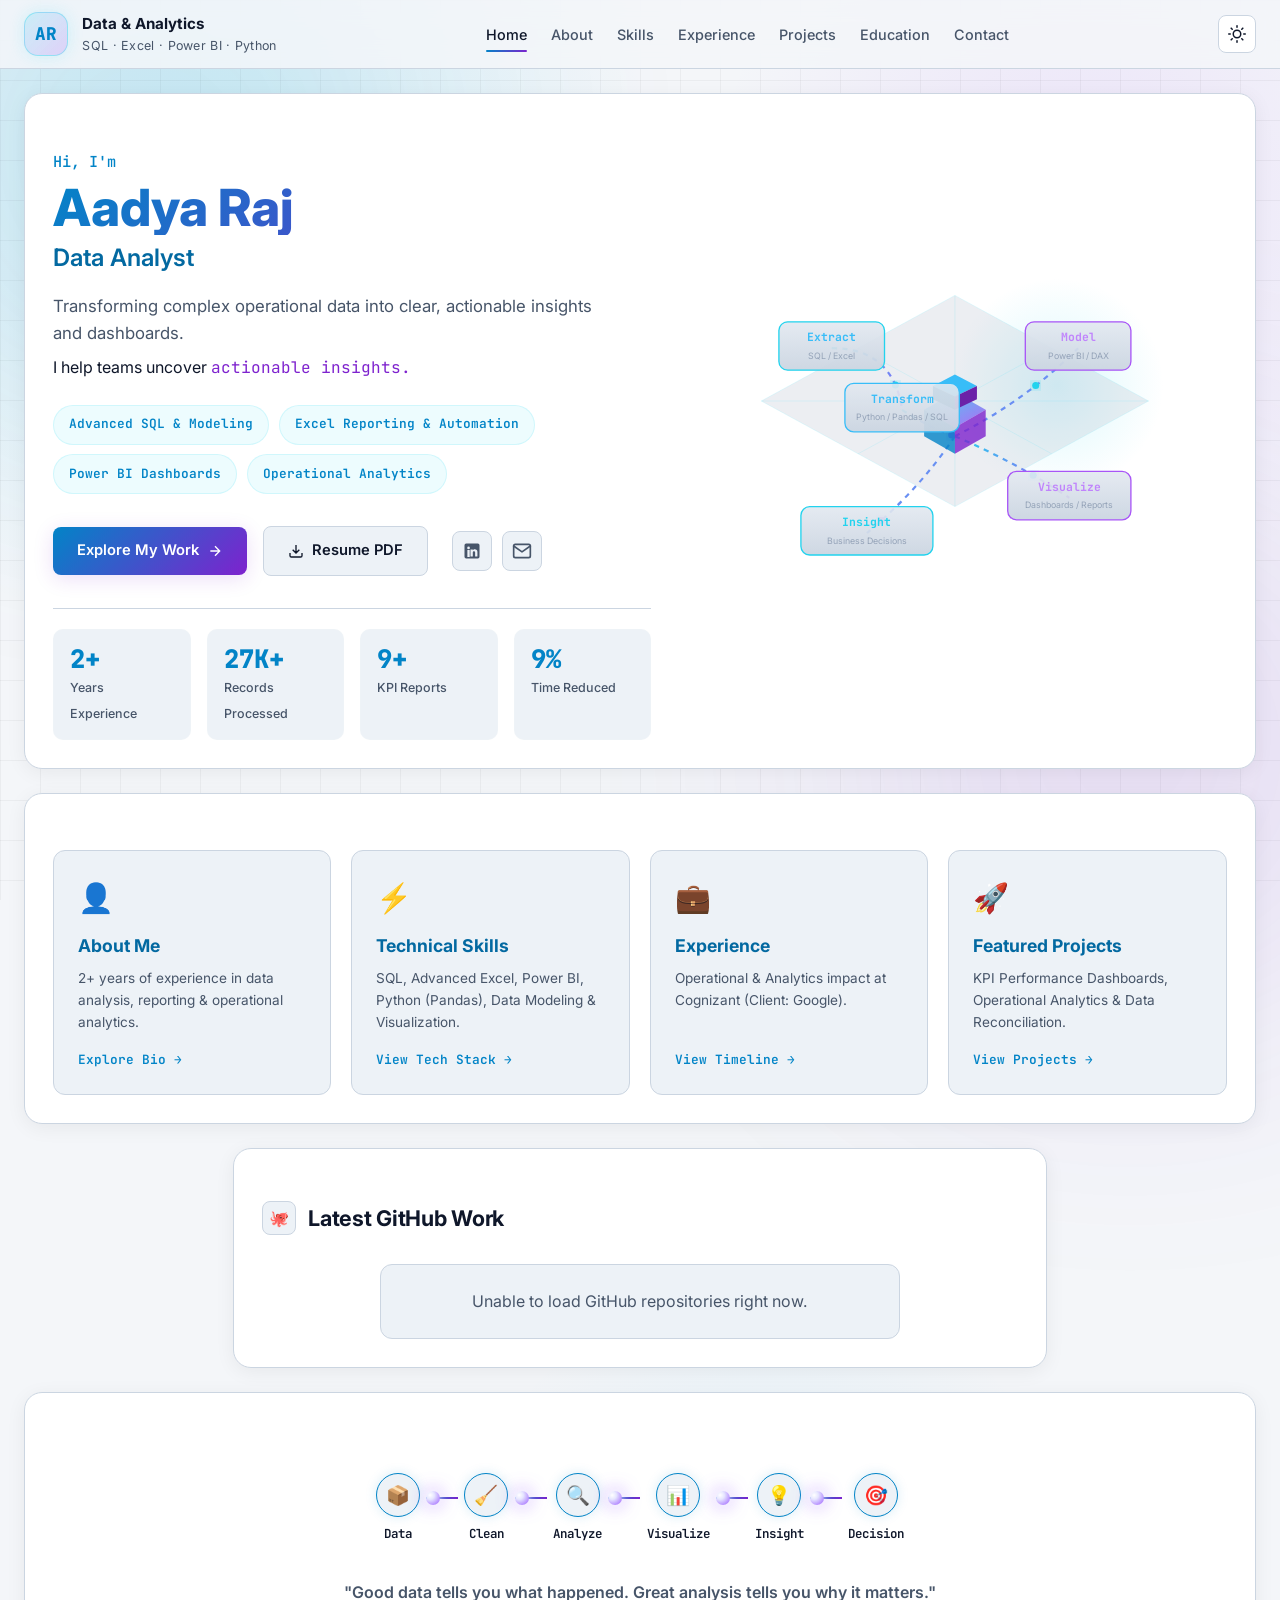
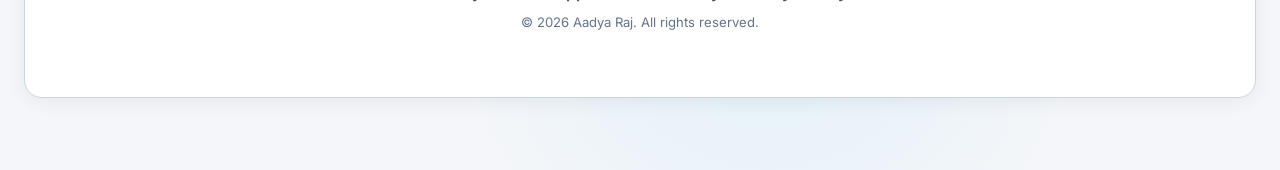
<file: index.html>
<!DOCTYPE html>
<html lang="en" data-theme="dark">
<head>
  <meta charset="UTF-8">
  <meta name="viewport" content="width=device-width, initial-scale=1.0">
  <title>Aadya Raj — Data Analyst Portfolio</title>
  <meta name="description" content="Portfolio of Aadya Raj, a Data Analyst specializing in SQL, Advanced Excel, Power BI, and Python (Pandas).">
  <meta name="keywords" content="Data Analyst, SQL, Excel, Power BI, Python, Pandas, Data Visualization, KPI Dashboards, Analytics">
  <meta name="author" content="Aadya Raj">
  
  <meta property="og:title" content="Aadya Raj — Data Analyst Portfolio">
  <meta property="og:description" content="2+ years of experience in data analysis, reporting, and deriving actionable insights.">
  <meta property="og:type" content="website">

  <link rel="preconnect" href="https://fonts.googleapis.com">
  <link rel="preconnect" href="https://fonts.gstatic.com" crossorigin>
  <link href="https://fonts.googleapis.com/css2?family=Inter:wght@300;400;500;600;700;800&family=JetBrains+Mono:wght@400;500;600;700&display=swap" rel="stylesheet">
  
  <link rel="stylesheet" href="assets/styles.css">
</head>
<body>

  <div class="bg-grid-pattern" aria-hidden="true"></div>
  <div class="bg-glow-orb orb-1" aria-hidden="true"></div>
  <div class="bg-glow-orb orb-2" aria-hidden="true"></div>

  <!-- TOP NAVIGATION BAR -->
  <header class="top-nav" id="top-nav">
    <div class="nav-container">
      <div class="nav-branding">
        <a href="index.html" class="nav-logo" aria-label="Aadya Raj Home">
          <span class="logo-box">AR</span>
        </a>
        <div class="nav-brand-copy">
          <span class="brand-title">Data & Analytics</span>
          <span class="brand-subtitle">SQL · Excel · Power BI · Python</span>
        </div>
      </div>

      <nav class="nav-links" id="nav-menu">
        <a href="index.html" class="nav-link active">Home</a>
        <a href="about.html" class="nav-link">About</a>
        <a href="skills.html" class="nav-link">Skills</a>
        <a href="experience.html" class="nav-link">Experience</a>
        <a href="projects.html" class="nav-link">Projects</a>
        <a href="education.html" class="nav-link">Education</a>
        <a href="contact.html" class="nav-link">Contact</a>
      </nav>

      <div class="nav-actions">
        <button id="theme-toggle" class="theme-toggle-btn" aria-label="Toggle Dark and Light Mode" title="Toggle Theme">
          <svg class="sun-icon" viewBox="0 0 24 24" fill="none" stroke="currentColor" stroke-width="2" stroke-linecap="round" stroke-linejoin="round">
            <circle cx="12" cy="12" r="5"></circle>
            <line x1="12" y1="1" x2="12" y2="3"></line>
            <line x1="12" y1="21" x2="12" y2="23"></line>
            <line x1="4.22" y1="4.22" x2="5.64" y2="5.64"></line>
            <line x1="18.36" y1="18.36" x2="19.78" y2="19.78"></line>
            <line x1="1" y1="12" x2="3" y2="12"></line>
            <line x1="21" y1="12" x2="23" y2="12"></line>
            <line x1="4.22" y1="19.78" x2="5.64" y2="18.36"></line>
            <line x1="18.36" y1="5.64" x2="19.78" y2="4.22"></line>
          </svg>
          <svg class="moon-icon" viewBox="0 0 24 24" fill="none" stroke="currentColor" stroke-width="2" stroke-linecap="round" stroke-linejoin="round">
            <path d="M21 12.79A9 9 0 1 1 11.21 3 7 7 0 0 0 21 12.79z"></path>
          </svg>
        </button>
        <button class="mobile-menu-toggle" id="mobile-menu-toggle" aria-label="Open Navigation Menu">
          <span></span>
          <span></span>
          <span></span>
        </button>
      </div>
    </div>
  </header>

  <!-- DASHBOARD MAIN CONTAINER -->
  <main class="dashboard-grid">

    <!-- 01 HERO / HOME -->
    <section class="panel-card hero-panel">
      <div class="hero-content-wrapper">
        
        <!-- Left Hero Details -->
        <div class="hero-left">
          <span class="greeting-tag">Hi, I'm</span>
          <h1 class="hero-name">Aadya Raj</h1>
          <h2 class="hero-role">Data Analyst</h2>
          <p class="hero-tagline">
            Transforming complex operational data into clear, actionable insights and dashboards.
          </p>
          <p class="hero-subtitle">
            I help teams uncover <span class="typewriter-text" aria-live="polite"></span>
          </p>

          <div class="hero-highlight-chips">
            <span class="hero-highlight-chip">Advanced SQL & Modeling</span>
            <span class="hero-highlight-chip">Excel Reporting & Automation</span>
            <span class="hero-highlight-chip">Power BI Dashboards</span>
            <span class="hero-highlight-chip">Operational Analytics</span>
          </div>

          <div class="hero-actions">
            <a href="projects.html" class="btn btn-primary">
              <span>Explore My Work</span>
              <svg width="16" height="16" viewBox="0 0 24 24" fill="none" stroke="currentColor" stroke-width="2"><path d="M5 12h14M12 5l7 7-7 7"/></svg>
            </a>
            <a href="assets/resume.pdf" class="btn btn-outline" target="_blank" rel="noopener">
              <svg width="16" height="16" viewBox="0 0 24 24" fill="none" stroke="currentColor" stroke-width="2"><path d="M21 15v4a2 2 0 0 1-2 2H5a2 2 0 0 1-2-2v-4M7 10l5 5 5-5M12 15V3"/></svg>
              <span>Resume PDF</span>
            </a>
            
            <div class="social-links-inline">
              <a href="https://linkedin.com/in/aadya-raj" target="_blank" rel="noopener" class="social-btn" aria-label="LinkedIn Profile">
                <svg width="20" height="20" viewBox="0 0 24 24" fill="currentColor"><path d="M19 3a2 2 0 0 1 2 2v14a2 2 0 0 1-2 2H5a2 2 0 0 1-2-2V5a2 2 0 0 1 2-2h14m-.5 15.5v-5.3a3.26 3.26 0 0 0-3.26-3.26c-.85 0-1.84.52-2.28 1.3v-1.11h-2.79v8.37h2.79v-4.93c0-.77.62-1.4 1.39-1.4a1.4 1.4 0 0 1 1.4 1.4v4.93h2.75M6.46 10.9v8.37H9.25V10.9H6.46M7.86 6.74a1.6 1.6 0 1 0 0 3.2 1.6 1.6 0 0 0 0-3.2z"/></svg>
              </a>
              <a href="mailto:aadyaraj81@gmail.com" class="social-btn" aria-label="Email Me">
                <svg width="20" height="20" viewBox="0 0 24 24" fill="none" stroke="currentColor" stroke-width="2" stroke-linecap="round" stroke-linejoin="round"><path d="M4 4h16c1.1 0 2 .9 2 2v12c0 1.1-.9 2-2 2H4c-1.1 0-2-.9-2-2V6c0-1.1.9-2 2-2z"></path><polyline points="22,6 12,13 2,6"></polyline></svg>
              </a>
            </div>
          </div>

          <!-- Hero Metric Strip -->
          <div class="hero-stats-grid">
            <div class="stat-box">
              <span class="stat-number" data-target="2" data-suffix="+">0</span>
              <span class="stat-label">Years Experience</span>
            </div>
            <div class="stat-box">
              <span class="stat-number" data-target="100" data-suffix="K+">0</span>
              <span class="stat-label">Records Processed</span>
            </div>
            <div class="stat-box">
              <span class="stat-number" data-target="10" data-suffix="+">0</span>
              <span class="stat-label">KPI Reports</span>
            </div>
            <div class="stat-box">
              <span class="stat-number" data-target="40" data-suffix="%">0</span>
              <span class="stat-label">Time Reduced</span>
            </div>
          </div>
        </div>

        <!-- Right Hero Interactive 3D Pipeline Visualizer -->
        <div class="hero-right">
          <div class="pipeline-3d-stage" id="hero-pipeline-stage">
            <div class="stage-ambient-light"></div>
            
            <svg class="pipeline-svg-container" viewBox="0 0 600 500" fill="none" xmlns="http://www.w3.org/2000/svg">
              <defs>
                <linearGradient id="cyanPurple" x1="0%" y1="0%" x2="100%" y2="100%">
                  <stop offset="0%" stop-color="#22D3EE" />
                  <stop offset="100%" stop-color="#A855F7" />
                </linearGradient>
                <linearGradient id="nodeGlow" x1="0%" y1="0%" x2="0%" y2="100%">
                  <stop offset="0%" stop-color="var(--pipeline-glow-start)" stop-opacity="0.9" />
                  <stop offset="100%" stop-color="var(--pipeline-glow-end)" stop-opacity="0.95" />
                </linearGradient>
                <filter id="glow" x="-20%" y="-20%" width="140%" height="140%">
                  <feGaussianBlur stdDeviation="6" result="blur" />
                  <feComposite in="SourceGraphic" in2="blur" operator="over" />
                </filter>
              </defs>

              <g class="iso-grid" stroke="rgba(34, 211, 238, 0.12)" stroke-width="1">
                <path d="M300 80 L520 200 L300 320 L80 200 Z" fill="var(--pipeline-fill)" />
                <path d="M300 80 L300 320" />
                <path d="M80 200 L520 200" />
                <path d="M190 140 L410 260" />
                <path d="M410 140 L190 260" />
              </g>

              <path class="flow-path path-1" d="M160 140 Q 230 140, 240 210" stroke="url(#cyanPurple)" stroke-width="2.5" stroke-dasharray="6,6" />
              <path class="flow-path path-2" d="M240 210 Q 270 230, 300 240" stroke="url(#cyanPurple)" stroke-width="2.5" stroke-dasharray="6,6" />
              <path class="flow-path path-3" d="M300 240 Q 380 200, 440 140" stroke="url(#cyanPurple)" stroke-width="2.5" stroke-dasharray="6,6" />
              <path class="flow-path path-4" d="M300 240 Q 370 270, 430 310" stroke="url(#cyanPurple)" stroke-width="2.5" stroke-dasharray="6,6" />
              <path class="flow-path path-5" d="M300 240 Q 260 300, 200 350" stroke="url(#cyanPurple)" stroke-width="2.5" stroke-dasharray="6,6" />

              <circle class="data-particle p1" r="4" fill="#22D3EE" filter="url(#glow)">
                <animateMotion path="M160 140 Q 230 140, 240 210" dur="2.5s" repeatCount="indefinite" />
              </circle>
              <circle class="data-particle p2" r="4" fill="#A855F7" filter="url(#glow)">
                <animateMotion path="M240 210 Q 270 230, 300 240" dur="2s" repeatCount="indefinite" />
              </circle>
              <circle class="data-particle p3" r="4" fill="#22D3EE" filter="url(#glow)">
                <animateMotion path="M300 240 Q 380 200, 440 140" dur="3s" repeatCount="indefinite" />
              </circle>
              <circle class="data-particle p4" r="4" fill="#38BDF8" filter="url(#glow)">
                <animateMotion path="M300 240 Q 370 270, 430 310" dur="2.8s" repeatCount="indefinite" />
              </circle>
              <circle class="data-particle p5" r="4" fill="#A855F7" filter="url(#glow)">
                <animateMotion path="M300 240 Q 260 300, 200 350" dur="2.2s" repeatCount="indefinite" />
              </circle>

              <g class="central-cube" transform="translate(300, 230)">
                <polygon points="0,-40 35,-20 0,0 -35,-20" fill="url(#cyanPurple)" opacity="0.85" />
                <polygon points="-35,-20 0,0 0,30 -35,10" fill="#0284C7" opacity="0.8" />
                <polygon points="0,0 35,-20 35,10 0,30" fill="#7E22CE" opacity="0.8" />

                <g transform="translate(0, -35)">
                  <polygon points="0,-25 25,-12 0,0 -25,-12" fill="#38BDF8" />
                  <polygon points="-25,-12 0,0 0,15 -25,3" fill="#0369A1" />
                  <polygon points="0,0 25,-12 25,3 0,15" fill="#6B21A8" />
                </g>
              </g>

              <g class="stage-node node-ingest" transform="translate(160, 140)">
                <title>Extract: gather operational and regional data from SQL databases and spreadsheets.</title>
                <rect x="-60" y="-30" width="120" height="55" rx="10" fill="url(#nodeGlow)" stroke="#22D3EE" stroke-width="1.5" />
                <text x="0" y="-8" text-anchor="middle" fill="#38BDF8" font-family="'JetBrains Mono', monospace" font-size="13" font-weight="700">Extract</text>
                <text x="0" y="12" text-anchor="middle" fill="#94A3B8" font-family="'Inter', sans-serif" font-size="10">SQL / Excel</text>
              </g>

              <g class="stage-node node-process" transform="translate(240, 210)">
                <title>Transform: cleanse, standardize, and reconcile datasets using Python and SQL CTEs.</title>
                <rect x="-65" y="-30" width="130" height="55" rx="10" fill="url(#nodeGlow)" stroke="#38BDF8" stroke-width="1.5" />
                <text x="0" y="-8" text-anchor="middle" fill="#38BDF8" font-family="'JetBrains Mono', monospace" font-size="13" font-weight="700">Transform</text>
                <text x="0" y="12" text-anchor="middle" fill="#94A3B8" font-family="'Inter', sans-serif" font-size="10">Python / Pandas / SQL</text>
              </g>

              <g class="stage-node node-store" transform="translate(440, 140)">
                <title>Model: build relational data models and DAX measures for reporting.</title>
                <rect x="-60" y="-30" width="120" height="55" rx="10" fill="url(#nodeGlow)" stroke="#A855F7" stroke-width="1.5" />
                <text x="0" y="-8" text-anchor="middle" fill="#C084FC" font-family="'JetBrains Mono', monospace" font-size="13" font-weight="700">Model</text>
                <text x="0" y="12" text-anchor="middle" fill="#94A3B8" font-family="'Inter', sans-serif" font-size="10">Power BI / DAX</text>
              </g>

              <g class="stage-node node-transform" transform="translate(430, 310)">
                <title>Visualize: publish interactive executive dashboards and automated KPI templates.</title>
                <rect x="-70" y="-30" width="140" height="55" rx="10" fill="url(#nodeGlow)" stroke="#A855F7" stroke-width="1.5" />
                <text x="0" y="-8" text-anchor="middle" fill="#C084FC" font-family="'JetBrains Mono', monospace" font-size="13" font-weight="700">Visualize</text>
                <text x="0" y="12" text-anchor="middle" fill="#94A3B8" font-family="'Inter', sans-serif" font-size="10">Dashboards / Reports</text>
              </g>

              <g class="stage-node node-analyze" transform="translate(200, 350)">
                <title>Insight: communicate root-cause analysis and business metrics to stakeholders.</title>
                <rect x="-75" y="-30" width="150" height="55" rx="10" fill="url(#nodeGlow)" stroke="#22D3EE" stroke-width="1.5" />
                <text x="0" y="-8" text-anchor="middle" fill="#22D3EE" font-family="'JetBrains Mono', monospace" font-size="13" font-weight="700">Insight</text>
                <text x="0" y="12" text-anchor="middle" fill="#94A3B8" font-family="'Inter', sans-serif" font-size="10">Business Decisions</text>
              </g>
            </svg>
          </div>
        </div>

      </div>
    </section>

    <!-- Quick Navigation Hub Cards -->
    <section class="panel-card navigation-hub-panel">
      <div class="hub-grid">
        <a href="about.html" class="hub-card">
          <div class="hub-icon">👤</div>
          <h3>About Me</h3>
          <p>2+ years of experience in data analysis, reporting & operational analytics.</p>
          <span class="hub-link">Explore Bio &rarr;</span>
        </a>

        <a href="skills.html" class="hub-card">
          <div class="hub-icon">⚡</div>
          <h3>Technical Skills</h3>
          <p>SQL, Advanced Excel, Power BI, Python (Pandas), Data Modeling & Visualization.</p>
          <span class="hub-link">View Tech Stack &rarr;</span>
        </a>

        <a href="experience.html" class="hub-card">
          <div class="hub-icon">💼</div>
          <h3>Experience</h3>
          <p>Operational & Analytics impact at Cognizant (Client: Google).</p>
          <span class="hub-link">View Timeline &rarr;</span>
        </a>

        <a href="projects.html" class="hub-card">
          <div class="hub-icon">🚀</div>
          <h3>Featured Projects</h3>
          <p>KPI Performance Dashboards, Operational Analytics & Data Reconciliation.</p>
          <span class="hub-link">View Projects &rarr;</span>
        </a>
      </div>
    </section>

    <!-- GitHub Activity -->
    <section class="panel-card github-feed-panel">
      <div class="section-header">
        <div class="header-icon">🐙</div>
        <h2>Latest GitHub Work</h2>
      </div>
      <div id="github-repo-grid" class="github-repo-grid">
        <div class="hub-card" style="text-align: center; color: var(--text-muted);">
          Loading repositories...
        </div>
      </div>
    </section>

    <!-- FOOTER -->
    <footer class="panel-card footer-panel">
      <div class="footer-pipeline">
        <div class="pipeline-track">
          <div class="pipeline-node"><div class="node-circle">📦</div><span class="node-label">Data</span></div>
          <div class="pipeline-connector"></div>
          <div class="pipeline-node"><div class="node-circle">🧹</div><span class="node-label">Clean</span></div>
          <div class="pipeline-connector"></div>
          <div class="pipeline-node"><div class="node-circle">🔍</div><span class="node-label">Analyze</span></div>
          <div class="pipeline-connector"></div>
          <div class="pipeline-node"><div class="node-circle">📊</div><span class="node-label">Visualize</span></div>
          <div class="pipeline-connector"></div>
          <div class="pipeline-node"><div class="node-circle">💡</div><span class="node-label">Insight</span></div>
          <div class="pipeline-connector"></div>
          <div class="pipeline-node"><div class="node-circle">🎯</div><span class="node-label">Decision</span></div>
        </div>
      </div>
      <div class="footer-bottom">
        <p class="footer-tagline">"Good data tells you what happened. Great analysis tells you why it matters."</p>
        <p class="footer-copy">&copy; 2026 Aadya Raj. All rights reserved.</p>
      </div>
    </footer>

  </main>

  <script src="assets/app.js"></script>
</body>
</html>
</file>
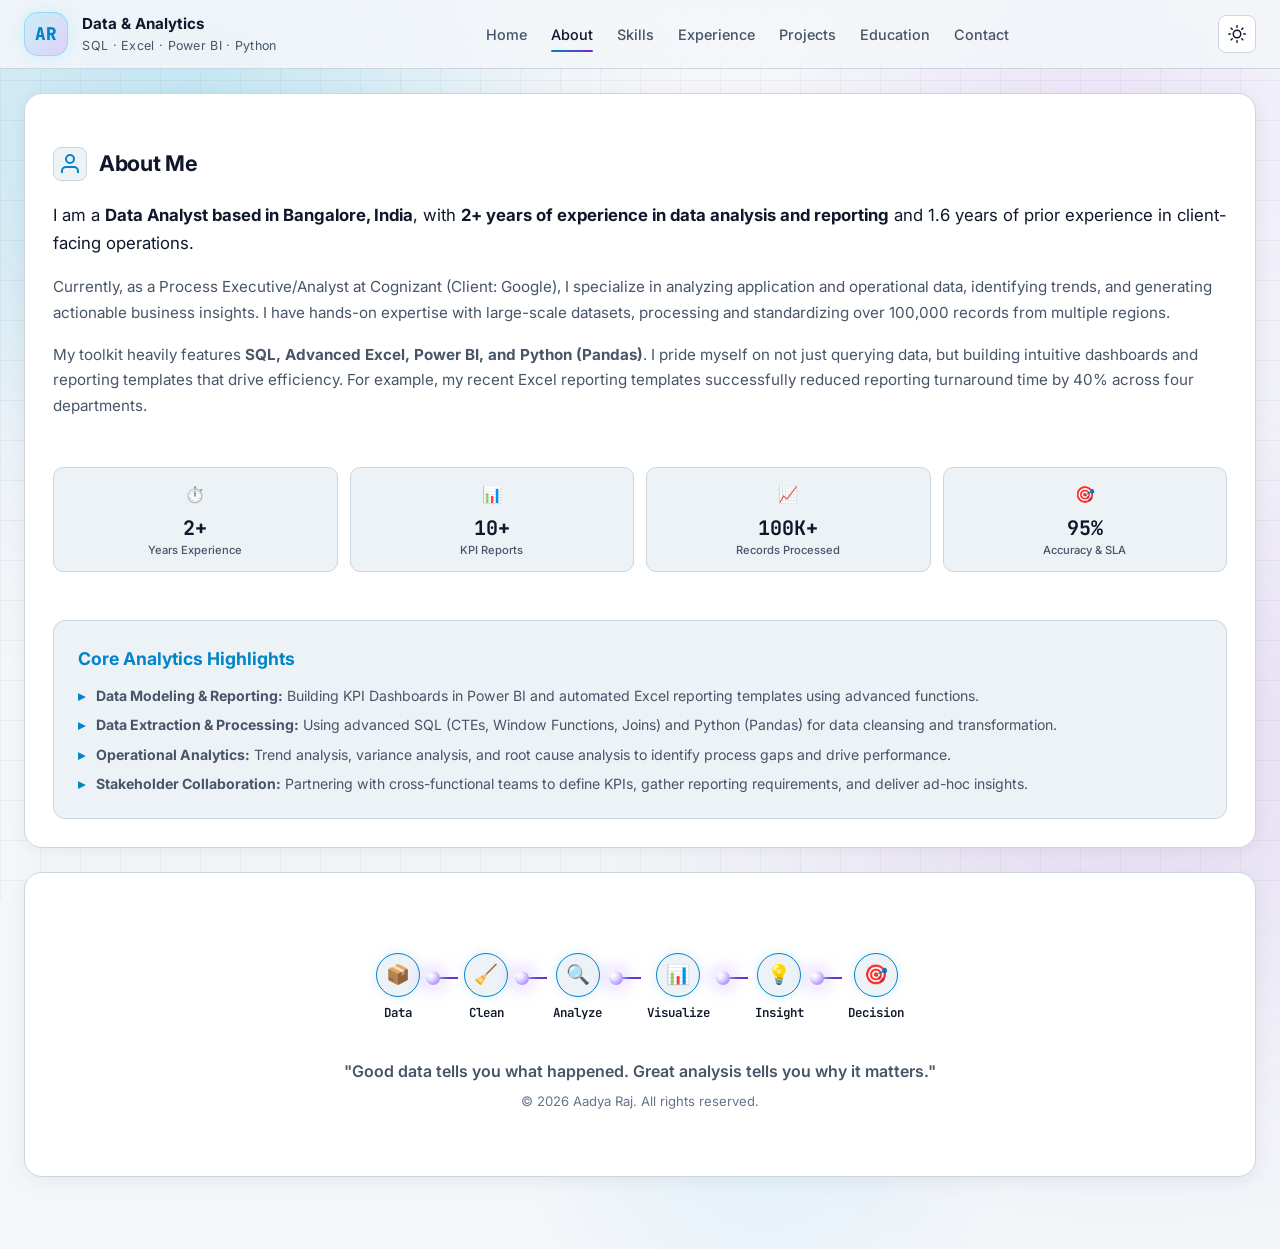
<file: about.html>
<!DOCTYPE html>
<html lang="en" data-theme="dark">
<head>
  <meta charset="UTF-8">
  <meta name="viewport" content="width=device-width, initial-scale=1.0">
  <title>About Me — Aadya Raj | Data Analyst</title>
  <meta name="description" content="Learn about Aadya Raj's 2+ years of Data Analyst experience in reporting, visualization, and operational analytics.">
  
  <link rel="preconnect" href="https://fonts.googleapis.com">
  <link rel="preconnect" href="https://fonts.gstatic.com" crossorigin>
  <link href="https://fonts.googleapis.com/css2?family=Inter:wght@300;400;500;600;700;800&family=JetBrains+Mono:wght@400;500;600;700&display=swap" rel="stylesheet">
  
  <link rel="stylesheet" href="assets/styles.css">
</head>
<body>

  <div class="bg-grid-pattern" aria-hidden="true"></div>
  <div class="bg-glow-orb orb-1" aria-hidden="true"></div>
  <div class="bg-glow-orb orb-2" aria-hidden="true"></div>

  <!-- TOP NAVIGATION BAR -->
  <header class="top-nav" id="top-nav">
    <div class="nav-container">
      <div class="nav-branding">
        <a href="index.html" class="nav-logo" aria-label="Aadya Raj Home">
          <span class="logo-box">AR</span>
        </a>
        <div class="nav-brand-copy">
          <span class="brand-title">Data & Analytics</span>
          <span class="brand-subtitle">SQL · Excel · Power BI · Python</span>
        </div>
      </div>

      <nav class="nav-links" id="nav-menu">
        <a href="index.html" class="nav-link">Home</a>
        <a href="about.html" class="nav-link active">About</a>
        <a href="skills.html" class="nav-link">Skills</a>
        <a href="experience.html" class="nav-link">Experience</a>
        <a href="projects.html" class="nav-link">Projects</a>
        <a href="education.html" class="nav-link">Education</a>
        <a href="contact.html" class="nav-link">Contact</a>
      </nav>

      <div class="nav-actions">
        <button id="theme-toggle" class="theme-toggle-btn" aria-label="Toggle Dark and Light Mode" title="Toggle Theme">
          <svg class="sun-icon" viewBox="0 0 24 24" fill="none" stroke="currentColor" stroke-width="2" stroke-linecap="round" stroke-linejoin="round"><circle cx="12" cy="12" r="5"></circle><line x1="12" y1="1" x2="12" y2="3"></line><line x1="12" y1="21" x2="12" y2="23"></line><line x1="4.22" y1="4.22" x2="5.64" y2="5.64"></line><line x1="18.36" y1="18.36" x2="19.78" y2="19.78"></line><line x1="1" y1="12" x2="3" y2="12"></line><line x1="21" y1="12" x2="23" y2="12"></line><line x1="4.22" y1="19.78" x2="5.64" y2="18.36"></line><line x1="18.36" y1="5.64" x2="19.78" y2="4.22"></line></svg>
          <svg class="moon-icon" viewBox="0 0 24 24" fill="none" stroke="currentColor" stroke-width="2" stroke-linecap="round" stroke-linejoin="round"><path d="M21 12.79A9 9 0 1 1 11.21 3 7 7 0 0 0 21 12.79z"></path></svg>
        </button>
        <button class="mobile-menu-toggle" id="mobile-menu-toggle" aria-label="Open Navigation Menu">
          <span></span><span></span><span></span>
        </button>
      </div>
    </div>
  </header>

  <!-- MAIN CONTAINER -->
  <main class="dashboard-grid single-page-grid">

    <!-- 02 SUMMARY / ABOUT -->
    <section class="panel-card full-width-panel">
      <div class="section-header">
        <div class="header-icon">
          <svg width="24" height="24" viewBox="0 0 24 24" fill="none" stroke="currentColor" stroke-width="2"><path d="M20 21v-2a4 4 0 0 0-4-4H8a4 4 0 0 0-4 4v2"></path><circle cx="12" cy="7" r="4"></circle></svg>
        </div>
        <h2>About Me</h2>
      </div>

      <div class="about-content">
        <p class="about-lead">
          I am a <strong>Data Analyst based in Bangalore, India</strong>, with <strong>2+ years of experience in data analysis and reporting</strong> and 1.6 years of prior experience in client-facing operations.
        </p>

        <p class="about-body">
          Currently, as a Process Executive/Analyst at Cognizant (Client: Google), I specialize in analyzing application and operational data, identifying trends, and generating actionable business insights. I have hands-on expertise with large-scale datasets, processing and standardizing over 100,000 records from multiple regions.
        </p>

        <p class="about-body">
          My toolkit heavily features <strong>SQL, Advanced Excel, Power BI, and Python (Pandas)</strong>. I pride myself on not just querying data, but building intuitive dashboards and reporting templates that drive efficiency. For example, my recent Excel reporting templates successfully reduced reporting turnaround time by 40% across four departments.
        </p>

        <div class="about-mini-stats" style="margin-top: 2rem;">
          <div class="mini-stat-card">
            <div class="mini-icon">⏱️</div>
            <div class="mini-val">2+</div>
            <div class="mini-lbl">Years Experience</div>
          </div>
          <div class="mini-stat-card">
            <div class="mini-icon">📊</div>
            <div class="mini-val">10+</div>
            <div class="mini-lbl">KPI Reports</div>
          </div>
          <div class="mini-stat-card">
            <div class="mini-icon">📈</div>
            <div class="mini-val">100K+</div>
            <div class="mini-lbl">Records Processed</div>
          </div>
          <div class="mini-stat-card">
            <div class="mini-icon">🎯</div>
            <div class="mini-val">95%</div>
            <div class="mini-lbl">Accuracy & SLA</div>
          </div>
        </div>

        <div class="competency-box" style="margin-top: 2rem; background: var(--bg-subtle); padding: 1.5rem; border-radius: 12px; border: 1px solid var(--border-color);">
          <h3 style="color: var(--accent-cyan); font-size: 1.1rem; margin-bottom: 0.75rem;">Core Analytics Highlights</h3>
          <ul class="bullet-list">
            <li><strong>Data Modeling & Reporting:</strong> Building KPI Dashboards in Power BI and automated Excel reporting templates using advanced functions.</li>
            <li><strong>Data Extraction & Processing:</strong> Using advanced SQL (CTEs, Window Functions, Joins) and Python (Pandas) for data cleansing and transformation.</li>
            <li><strong>Operational Analytics:</strong> Trend analysis, variance analysis, and root cause analysis to identify process gaps and drive performance.</li>
            <li><strong>Stakeholder Collaboration:</strong> Partnering with cross-functional teams to define KPIs, gather reporting requirements, and deliver ad-hoc insights.</li>
          </ul>
        </div>
      </div>
    </section>

    <!-- FOOTER -->
    <footer class="panel-card footer-panel">
      <div class="footer-pipeline">
        <div class="pipeline-track">
          <div class="pipeline-node"><div class="node-circle">📦</div><span class="node-label">Data</span></div>
          <div class="pipeline-connector"></div>
          <div class="pipeline-node"><div class="node-circle">🧹</div><span class="node-label">Clean</span></div>
          <div class="pipeline-connector"></div>
          <div class="pipeline-node"><div class="node-circle">🔍</div><span class="node-label">Analyze</span></div>
          <div class="pipeline-connector"></div>
          <div class="pipeline-node"><div class="node-circle">📊</div><span class="node-label">Visualize</span></div>
          <div class="pipeline-connector"></div>
          <div class="pipeline-node"><div class="node-circle">💡</div><span class="node-label">Insight</span></div>
          <div class="pipeline-connector"></div>
          <div class="pipeline-node"><div class="node-circle">🎯</div><span class="node-label">Decision</span></div>
        </div>
      </div>
      <div class="footer-bottom">
        <p class="footer-tagline">"Good data tells you what happened. Great analysis tells you why it matters."</p>
        <p class="footer-copy">&copy; 2026 Aadya Raj. All rights reserved.</p>
      </div>
    </footer>

  </main>

  <script src="assets/app.js"></script>
</body>
</html>
</file>
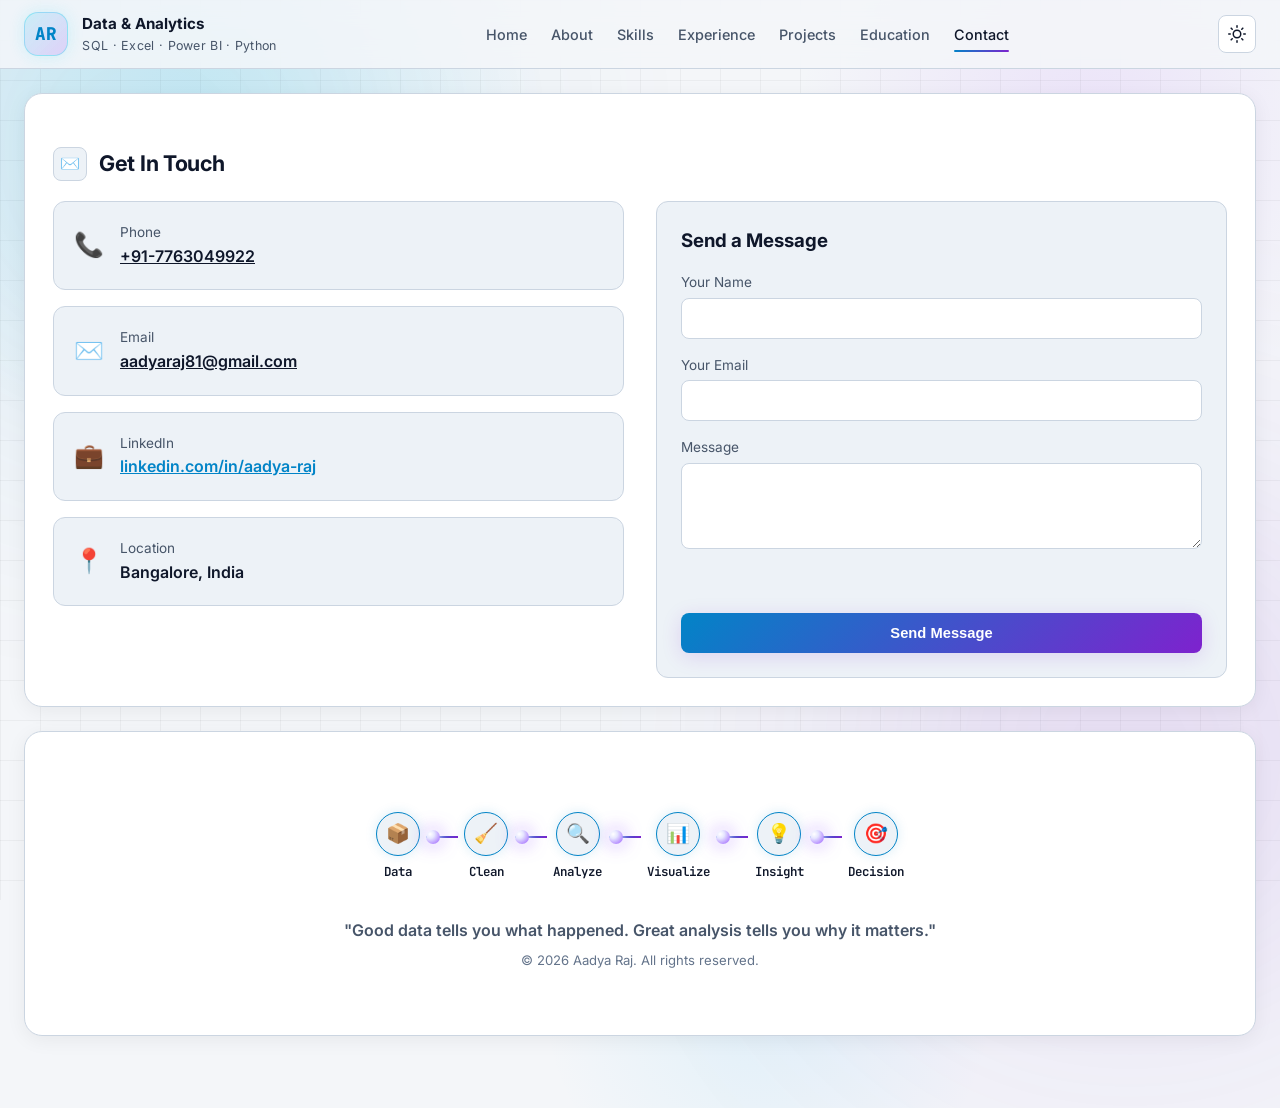
<file: contact.html>
<!DOCTYPE html>
<html lang="en" data-theme="dark">
<head>
  <meta charset="UTF-8">
  <meta name="viewport" content="width=device-width, initial-scale=1.0">
  <title>Contact — Aadya Raj | Data Analyst</title>
  <meta name="description" content="Contact Aadya Raj, Data Analyst based in Bangalore, India.">
  
  <link rel="preconnect" href="https://fonts.googleapis.com">
  <link rel="preconnect" href="https://fonts.gstatic.com" crossorigin>
  <link href="https://fonts.googleapis.com/css2?family=Inter:wght@300;400;500;600;700;800&family=JetBrains+Mono:wght@400;500;600;700&display=swap" rel="stylesheet">
  
  <link rel="stylesheet" href="assets/styles.css">
</head>
<body>

  <div class="bg-grid-pattern" aria-hidden="true"></div>
  <div class="bg-glow-orb orb-1" aria-hidden="true"></div>
  <div class="bg-glow-orb orb-2" aria-hidden="true"></div>

  <!-- TOP NAVIGATION BAR -->
  <header class="top-nav" id="top-nav">
    <div class="nav-container">
      <div class="nav-branding">
        <a href="index.html" class="nav-logo" aria-label="Aadya Raj Home">
          <span class="logo-box">AR</span>
        </a>
        <div class="nav-brand-copy">
          <span class="brand-title">Data & Analytics</span>
          <span class="brand-subtitle">SQL · Excel · Power BI · Python</span>
        </div>
      </div>

      <nav class="nav-links" id="nav-menu">
        <a href="index.html" class="nav-link">Home</a>
        <a href="about.html" class="nav-link">About</a>
        <a href="skills.html" class="nav-link">Skills</a>
        <a href="experience.html" class="nav-link">Experience</a>
        <a href="projects.html" class="nav-link">Projects</a>
        <a href="education.html" class="nav-link">Education</a>
        <a href="contact.html" class="nav-link active">Contact</a>
      </nav>

      <div class="nav-actions">
        <button id="theme-toggle" class="theme-toggle-btn" aria-label="Toggle Dark and Light Mode" title="Toggle Theme">
          <svg class="sun-icon" viewBox="0 0 24 24" fill="none" stroke="currentColor" stroke-width="2" stroke-linecap="round" stroke-linejoin="round"><circle cx="12" cy="12" r="5"></circle><line x1="12" y1="1" x2="12" y2="3"></line><line x1="12" y1="21" x2="12" y2="23"></line><line x1="4.22" y1="4.22" x2="5.64" y2="5.64"></line><line x1="18.36" y1="18.36" x2="19.78" y2="19.78"></line><line x1="1" y1="12" x2="3" y2="12"></line><line x1="21" y1="12" x2="23" y2="12"></line><line x1="4.22" y1="19.78" x2="5.64" y2="18.36"></line><line x1="18.36" y1="5.64" x2="19.78" y2="4.22"></line></svg>
          <svg class="moon-icon" viewBox="0 0 24 24" fill="none" stroke="currentColor" stroke-width="2" stroke-linecap="round" stroke-linejoin="round"><path d="M21 12.79A9 9 0 1 1 11.21 3 7 7 0 0 0 21 12.79z"></path></svg>
        </button>
        <button class="mobile-menu-toggle" id="mobile-menu-toggle" aria-label="Open Navigation Menu">
          <span></span><span></span><span></span>
        </button>
      </div>
    </div>
  </header>

  <!-- MAIN CONTAINER -->
  <main class="dashboard-grid single-page-grid">

    <!-- 07 CONTACT -->
    <section class="panel-card full-width-panel">
      <div class="section-header">
        <div class="header-icon">✉️</div>
        <h2>Get In Touch</h2>
      </div>

      <div class="contact-grid" style="display: grid; grid-template-columns: 1fr 1fr; gap: 2rem;">

        <!-- Contact Info Cards -->
        <div style="display: flex; flex-direction: column; gap: 1rem;">
          <div class="contact-card" style="background: var(--bg-subtle); padding: 1.25rem; border-radius: 12px; border: 1px solid var(--border-color); display: flex; align-items: center; gap: 1rem;">
            <div style="font-size: 1.5rem;">📞</div>
            <div>
              <div style="font-size: 0.85rem; color: var(--text-muted);">Phone</div>
              <a href="tel:+917763049922" style="color: var(--text-primary); font-weight: 600;">+91-7763049922</a>
            </div>
          </div>

          <div class="contact-card" style="background: var(--bg-subtle); padding: 1.25rem; border-radius: 12px; border: 1px solid var(--border-color); display: flex; align-items: center; gap: 1rem;">
            <div style="font-size: 1.5rem;">✉️</div>
            <div>
              <div style="font-size: 0.85rem; color: var(--text-muted);">Email</div>
              <a href="mailto:aadyaraj81@gmail.com" style="color: var(--text-primary); font-weight: 600;">aadyaraj81@gmail.com</a>
            </div>
          </div>

          <div class="contact-card" style="background: var(--bg-subtle); padding: 1.25rem; border-radius: 12px; border: 1px solid var(--border-color); display: flex; align-items: center; gap: 1rem;">
            <div style="font-size: 1.5rem;">💼</div>
            <div>
              <div style="font-size: 0.85rem; color: var(--text-muted);">LinkedIn</div>
              <a href="https://linkedin.com/in/aadya-raj" target="_blank" rel="noopener" style="color: var(--accent-cyan); font-weight: 600;">linkedin.com/in/aadya-raj</a>
            </div>
          </div>

          <div class="contact-card" style="background: var(--bg-subtle); padding: 1.25rem; border-radius: 12px; border: 1px solid var(--border-color); display: flex; align-items: center; gap: 1rem;">
            <div style="font-size: 1.5rem;">📍</div>
            <div>
              <div style="font-size: 0.85rem; color: var(--text-muted);">Location</div>
              <span style="color: var(--text-primary); font-weight: 600;">Bangalore, India</span>
            </div>
          </div>
        </div>

        <!-- Contact Form -->
        <div style="background: var(--bg-subtle); padding: 1.5rem; border-radius: 12px; border: 1px solid var(--border-color);">
          <h3 style="margin-bottom: 1rem; color: var(--text-primary);">Send a Message</h3>
          <form id="contact-form" action="https://formsubmit.co/aadyaraj81@gmail.com" method="POST" style="display: flex; flex-direction: column; gap: 1rem;">
            <input type="hidden" name="_subject" value="New contact message from Aadya Raj portfolio">
            <input type="hidden" name="_captcha" value="false">
            <div>
              <label style="display: block; font-size: 0.85rem; margin-bottom: 0.25rem; color: var(--text-muted);">Your Name</label>
              <input type="text" name="name" required style="width: 100%; padding: 0.75rem; border-radius: 8px; border: 1px solid var(--border-color); background: var(--bg-card); color: var(--text-primary);">
            </div>
            <div>
              <label style="display: block; font-size: 0.85rem; margin-bottom: 0.25rem; color: var(--text-muted);">Your Email</label>
              <input type="email" name="email" required style="width: 100%; padding: 0.75rem; border-radius: 8px; border: 1px solid var(--border-color); background: var(--bg-card); color: var(--text-primary);">
            </div>
            <div>
              <label style="display: block; font-size: 0.85rem; margin-bottom: 0.25rem; color: var(--text-muted);">Message</label>
              <textarea name="message" rows="4" required style="width: 100%; padding: 0.75rem; border-radius: 8px; border: 1px solid var(--border-color); background: var(--bg-card); color: var(--text-primary); resize: vertical;"></textarea>
            </div>
            <div id="contact-status" style="min-height: 1.5rem; font-size: 0.95rem; color: var(--text-muted);"></div>
            <button type="submit" class="btn btn-primary" style="width: 100%; justify-content: center;">Send Message</button>
          </form>
        </div>

      </div>
    </section>

    <!-- FOOTER -->
    <footer class="panel-card footer-panel">
      <div class="footer-pipeline">
        <div class="pipeline-track">
          <div class="pipeline-node"><div class="node-circle">📦</div><span class="node-label">Data</span></div>
          <div class="pipeline-connector"></div>
          <div class="pipeline-node"><div class="node-circle">🧹</div><span class="node-label">Clean</span></div>
          <div class="pipeline-connector"></div>
          <div class="pipeline-node"><div class="node-circle">🔍</div><span class="node-label">Analyze</span></div>
          <div class="pipeline-connector"></div>
          <div class="pipeline-node"><div class="node-circle">📊</div><span class="node-label">Visualize</span></div>
          <div class="pipeline-connector"></div>
          <div class="pipeline-node"><div class="node-circle">💡</div><span class="node-label">Insight</span></div>
          <div class="pipeline-connector"></div>
          <div class="pipeline-node"><div class="node-circle">🎯</div><span class="node-label">Decision</span></div>
        </div>
      </div>
      <div class="footer-bottom">
        <p class="footer-tagline">"Good data tells you what happened. Great analysis tells you why it matters."</p>
        <p class="footer-copy">&copy; 2026 Aadya Raj. All rights reserved.</p>
      </div>
    </footer>

  </main>

  <script src="assets/app.js"></script>
</body>
</html>
</file>
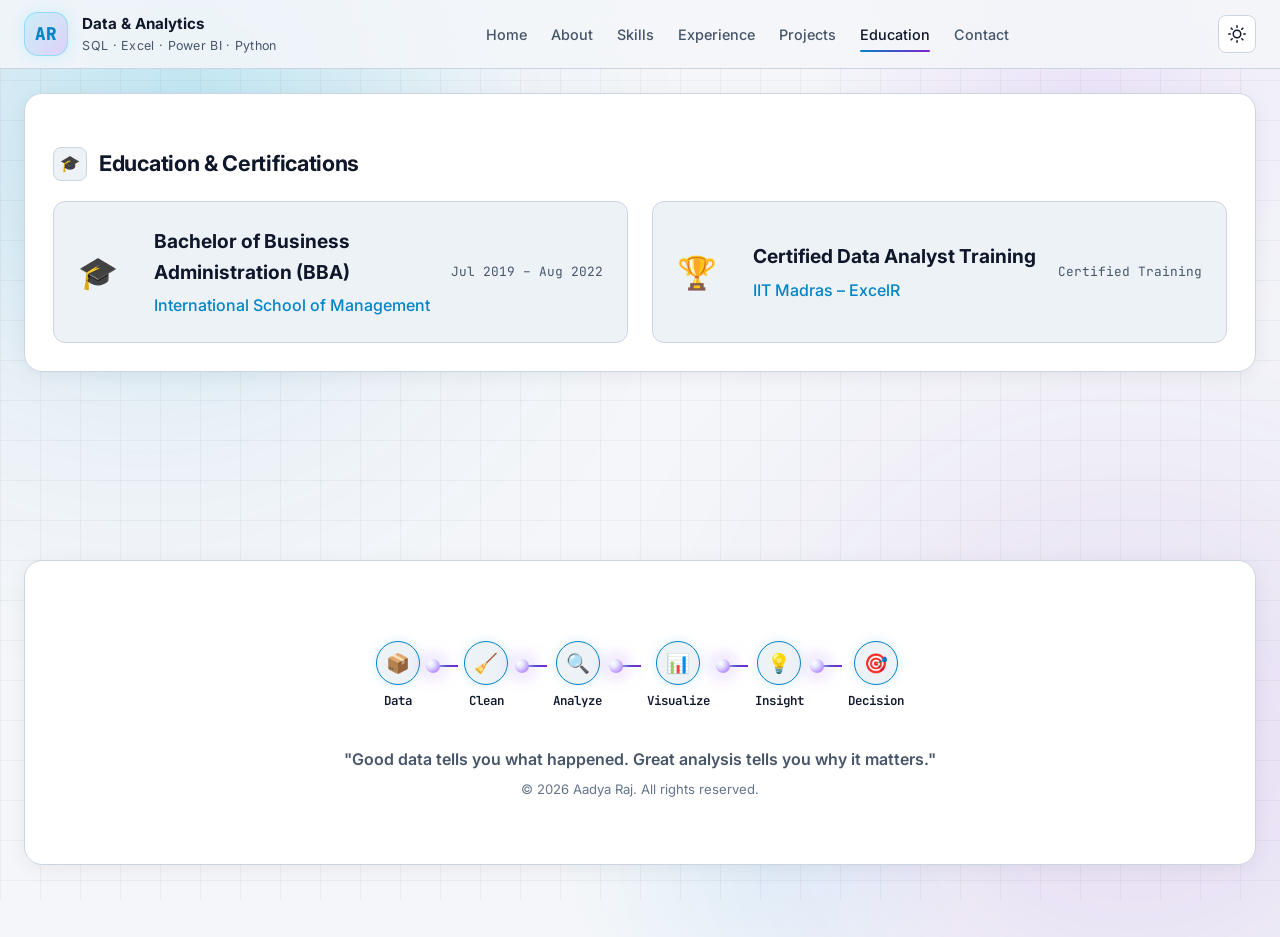
<file: education.html>
<!DOCTYPE html>
<html lang="en" data-theme="dark">
<head>
  <meta charset="UTF-8">
  <meta name="viewport" content="width=device-width, initial-scale=1.0">
  <title>Education — Aadya Raj | Data Analyst</title>
  <meta name="description" content="Education and Certifications of Aadya Raj.">
  
  <link rel="preconnect" href="https://fonts.googleapis.com">
  <link rel="preconnect" href="https://fonts.gstatic.com" crossorigin>
  <link href="https://fonts.googleapis.com/css2?family=Inter:wght@300;400;500;600;700;800&family=JetBrains+Mono:wght@400;500;600;700&display=swap" rel="stylesheet">
  
  <link rel="stylesheet" href="assets/styles.css">
</head>
<body>

  <div class="bg-grid-pattern" aria-hidden="true"></div>
  <div class="bg-glow-orb orb-1" aria-hidden="true"></div>
  <div class="bg-glow-orb orb-2" aria-hidden="true"></div>

  <!-- TOP NAVIGATION BAR -->
  <header class="top-nav" id="top-nav">
    <div class="nav-container">
      <div class="nav-branding">
        <a href="index.html" class="nav-logo" aria-label="Aadya Raj Home">
          <span class="logo-box">AR</span>
        </a>
        <div class="nav-brand-copy">
          <span class="brand-title">Data & Analytics</span>
          <span class="brand-subtitle">SQL · Excel · Power BI · Python</span>
        </div>
      </div>

      <nav class="nav-links" id="nav-menu">
        <a href="index.html" class="nav-link">Home</a>
        <a href="about.html" class="nav-link">About</a>
        <a href="skills.html" class="nav-link">Skills</a>
        <a href="experience.html" class="nav-link">Experience</a>
        <a href="projects.html" class="nav-link">Projects</a>
        <a href="education.html" class="nav-link active">Education</a>
        <a href="contact.html" class="nav-link">Contact</a>
      </nav>

      <div class="nav-actions">
        <button id="theme-toggle" class="theme-toggle-btn" aria-label="Toggle Dark and Light Mode" title="Toggle Theme">
          <svg class="sun-icon" viewBox="0 0 24 24" fill="none" stroke="currentColor" stroke-width="2" stroke-linecap="round" stroke-linejoin="round"><circle cx="12" cy="12" r="5"></circle><line x1="12" y1="1" x2="12" y2="3"></line><line x1="12" y1="21" x2="12" y2="23"></line><line x1="4.22" y1="4.22" x2="5.64" y2="5.64"></line><line x1="18.36" y1="18.36" x2="19.78" y2="19.78"></line><line x1="1" y1="12" x2="3" y2="12"></line><line x1="21" y1="12" x2="23" y2="12"></line><line x1="4.22" y1="19.78" x2="5.64" y2="18.36"></line><line x1="18.36" y1="5.64" x2="19.78" y2="4.22"></line></svg>
          <svg class="moon-icon" viewBox="0 0 24 24" fill="none" stroke="currentColor" stroke-width="2" stroke-linecap="round" stroke-linejoin="round"><path d="M21 12.79A9 9 0 1 1 11.21 3 7 7 0 0 0 21 12.79z"></path></svg>
        </button>
        <button class="mobile-menu-toggle" id="mobile-menu-toggle" aria-label="Open Navigation Menu">
          <span></span><span></span><span></span>
        </button>
      </div>
    </div>
  </header>

  <!-- MAIN CONTAINER -->
  <main class="dashboard-grid single-page-grid">

    <!-- 06 EDUCATION -->
    <section class="panel-card full-width-panel">
      <div class="section-header">
        <div class="header-icon">🎓</div>
        <h2>Education & Certifications</h2>
      </div>

      <div class="education-grid" style="display: grid; grid-template-columns: repeat(2, 1fr); gap: 1.5rem;">

        <!-- Degree -->
        <div class="education-card" style="background: var(--bg-subtle); padding: 1.5rem; border-radius: 12px; border: 1px solid var(--border-color);">
          <div style="font-size: 2rem; margin-right: 1rem;">🎓</div>
          <div class="education-details" style="flex: 1; min-width: 0; display: flex; flex-direction: column; gap: 0.35rem;">
            <h3 style="font-size: 1.2rem; color: var(--text-primary); margin: 0;">Bachelor of Business Administration (BBA)</h3>
            <p style="color: var(--accent-cyan); font-weight: 500; margin: 0;">International School of Management</p>
          </div>
          <span class="edu-date" style="white-space: nowrap;">Jul 2019 – Aug 2022</span>
        </div>

        <!-- Certification -->
        <div class="education-card" style="background: var(--bg-subtle); padding: 1.5rem; border-radius: 12px; border: 1px solid var(--border-color);">
          <div style="font-size: 2rem; margin-right: 1rem;">🏆</div>
          <div class="education-details" style="flex: 1; min-width: 0; display: flex; flex-direction: column; gap: 0.35rem;">
            <h3 style="font-size: 1.2rem; color: var(--text-primary); margin: 0;">Certified Data Analyst Training</h3>
            <p style="color: var(--accent-cyan); font-weight: 500; margin: 0;">IIT Madras – ExcelR</p>
          </div>
          <span class="edu-date" style="white-space: nowrap;">Certified Training</span>
        </div>

      </div>
    </section>

    <!-- FOOTER -->
    <footer class="panel-card footer-panel">
      <div class="footer-pipeline">
        <div class="pipeline-track">
          <div class="pipeline-node"><div class="node-circle">📦</div><span class="node-label">Data</span></div>
          <div class="pipeline-connector"></div>
          <div class="pipeline-node"><div class="node-circle">🧹</div><span class="node-label">Clean</span></div>
          <div class="pipeline-connector"></div>
          <div class="pipeline-node"><div class="node-circle">🔍</div><span class="node-label">Analyze</span></div>
          <div class="pipeline-connector"></div>
          <div class="pipeline-node"><div class="node-circle">📊</div><span class="node-label">Visualize</span></div>
          <div class="pipeline-connector"></div>
          <div class="pipeline-node"><div class="node-circle">💡</div><span class="node-label">Insight</span></div>
          <div class="pipeline-connector"></div>
          <div class="pipeline-node"><div class="node-circle">🎯</div><span class="node-label">Decision</span></div>
        </div>
      </div>
      <div class="footer-bottom">
        <p class="footer-tagline">"Good data tells you what happened. Great analysis tells you why it matters."</p>
        <p class="footer-copy">&copy; 2026 Aadya Raj. All rights reserved.</p>
      </div>
    </footer>

  </main>

  <script src="assets/app.js"></script>
</body>
</html>
</file>
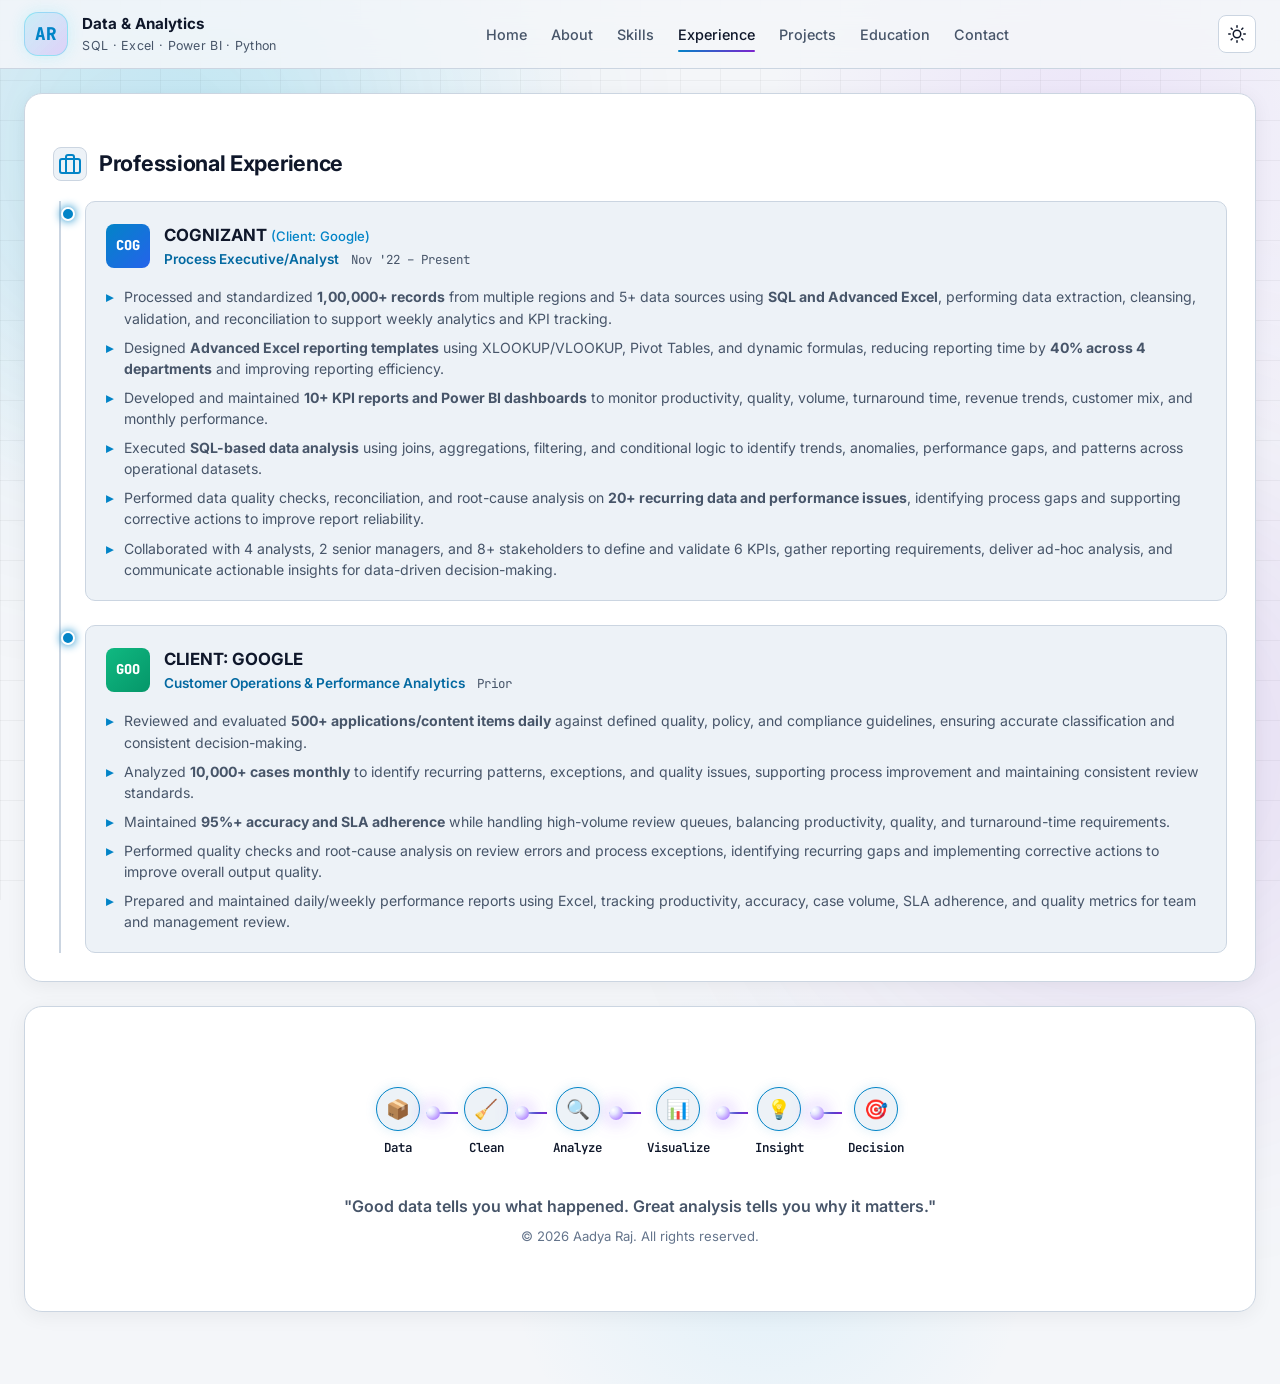
<file: experience.html>
<!DOCTYPE html>
<html lang="en" data-theme="dark">
<head>
  <meta charset="UTF-8">
  <meta name="viewport" content="width=device-width, initial-scale=1.0">
  <title>Experience — Aadya Raj | Data Analyst</title>
  <meta name="description" content="Professional Experience of Aadya Raj, Data Analyst.">
  
  <link rel="preconnect" href="https://fonts.googleapis.com">
  <link rel="preconnect" href="https://fonts.gstatic.com" crossorigin>
  <link href="https://fonts.googleapis.com/css2?family=Inter:wght@300;400;500;600;700;800&family=JetBrains+Mono:wght@400;500;600;700&display=swap" rel="stylesheet">
  
  <link rel="stylesheet" href="assets/styles.css">
</head>
<body>

  <div class="bg-grid-pattern" aria-hidden="true"></div>
  <div class="bg-glow-orb orb-1" aria-hidden="true"></div>
  <div class="bg-glow-orb orb-2" aria-hidden="true"></div>

  <!-- TOP NAVIGATION BAR -->
  <header class="top-nav" id="top-nav">
    <div class="nav-container">
      <div class="nav-branding">
        <a href="index.html" class="nav-logo" aria-label="Aadya Raj Home">
          <span class="logo-box">AR</span>
        </a>
        <div class="nav-brand-copy">
          <span class="brand-title">Data & Analytics</span>
          <span class="brand-subtitle">SQL · Excel · Power BI · Python</span>
        </div>
      </div>

      <nav class="nav-links" id="nav-menu">
        <a href="index.html" class="nav-link">Home</a>
        <a href="about.html" class="nav-link">About</a>
        <a href="skills.html" class="nav-link">Skills</a>
        <a href="experience.html" class="nav-link active">Experience</a>
        <a href="projects.html" class="nav-link">Projects</a>
        <a href="education.html" class="nav-link">Education</a>
        <a href="contact.html" class="nav-link">Contact</a>
      </nav>

      <div class="nav-actions">
        <button id="theme-toggle" class="theme-toggle-btn" aria-label="Toggle Dark and Light Mode" title="Toggle Theme">
          <svg class="sun-icon" viewBox="0 0 24 24" fill="none" stroke="currentColor" stroke-width="2" stroke-linecap="round" stroke-linejoin="round"><circle cx="12" cy="12" r="5"></circle><line x1="12" y1="1" x2="12" y2="3"></line><line x1="12" y1="21" x2="12" y2="23"></line><line x1="4.22" y1="4.22" x2="5.64" y2="5.64"></line><line x1="18.36" y1="18.36" x2="19.78" y2="19.78"></line><line x1="1" y1="12" x2="3" y2="12"></line><line x1="21" y1="12" x2="23" y2="12"></line><line x1="4.22" y1="19.78" x2="5.64" y2="18.36"></line><line x1="18.36" y1="5.64" x2="19.78" y2="4.22"></line></svg>
          <svg class="moon-icon" viewBox="0 0 24 24" fill="none" stroke="currentColor" stroke-width="2" stroke-linecap="round" stroke-linejoin="round"><path d="M21 12.79A9 9 0 1 1 11.21 3 7 7 0 0 0 21 12.79z"></path></svg>
        </button>
        <button class="mobile-menu-toggle" id="mobile-menu-toggle" aria-label="Open Navigation Menu">
          <span></span><span></span><span></span>
        </button>
      </div>
    </div>
  </header>

  <!-- MAIN CONTAINER -->
  <main class="dashboard-grid single-page-grid">

    <!-- 04 EXPERIENCE -->
    <section class="panel-card full-width-panel">
      <div class="section-header">
        <div class="header-icon">
          <svg width="24" height="24" viewBox="0 0 24 24" fill="none" stroke="currentColor" stroke-width="2" stroke-linecap="round" stroke-linejoin="round"><rect x="2" y="7" width="20" height="14" rx="2" ry="2"></rect><path d="M16 21V5a2 2 0 0 0-2-2h-4a2 2 0 0 0-2 2v16"></path></svg>
        </div>
        <h2>Professional Experience</h2>
      </div>

      <div class="experience-timeline" style="padding-left: 2rem;">

        <!-- Experience Item 1 -->
        <div class="timeline-item">
          <div class="timeline-node"></div>
          <div class="timeline-card">
            <div class="company-brand">
              <div class="company-logo-badge tcs-badge" style="background: linear-gradient(135deg, #0284c7, #2563eb);">COG</div>
              <div class="company-meta">
                <h3 class="company-name">COGNIZANT <span class="client-tag">(Client: Google)</span></h3>
                <div class="role-and-date">
                  <span class="job-role">Process Executive/Analyst</span>
                  <span class="job-date">Nov '22 – Present</span>
                </div>
              </div>
            </div>

            <ul class="bullet-list">
              <li>Processed and standardized <strong>1,00,000+ records</strong> from multiple regions and 5+ data sources using <strong>SQL and Advanced Excel</strong>, performing data extraction, cleansing, validation, and reconciliation to support weekly analytics and KPI tracking.</li>
              <li>Designed <strong>Advanced Excel reporting templates</strong> using XLOOKUP/VLOOKUP, Pivot Tables, and dynamic formulas, reducing reporting time by <strong>40% across 4 departments</strong> and improving reporting efficiency.</li>
              <li>Developed and maintained <strong>10+ KPI reports and Power BI dashboards</strong> to monitor productivity, quality, volume, turnaround time, revenue trends, customer mix, and monthly performance.</li>
              <li>Executed <strong>SQL-based data analysis</strong> using joins, aggregations, filtering, and conditional logic to identify trends, anomalies, performance gaps, and patterns across operational datasets.</li>
              <li>Performed data quality checks, reconciliation, and root-cause analysis on <strong>20+ recurring data and performance issues</strong>, identifying process gaps and supporting corrective actions to improve report reliability.</li>
              <li>Collaborated with 4 analysts, 2 senior managers, and 8+ stakeholders to define and validate 6 KPIs, gather reporting requirements, deliver ad-hoc analysis, and communicate actionable insights for data-driven decision-making.</li>
            </ul>
          </div>
        </div>

        <!-- Experience Item 2 -->
        <div class="timeline-item">
          <div class="timeline-node"></div>
          <div class="timeline-card">
            <div class="company-brand">
              <div class="company-logo-badge wipro-badge" style="background: linear-gradient(135deg, #10b981, #059669);">GOO</div>
              <div class="company-meta">
                <h3 class="company-name">CLIENT: GOOGLE</h3>
                <div class="role-and-date">
                  <span class="job-role">Customer Operations & Performance Analytics</span>
                  <span class="job-date">Prior</span>
                </div>
              </div>
            </div>

            <ul class="bullet-list">
              <li>Reviewed and evaluated <strong>500+ applications/content items daily</strong> against defined quality, policy, and compliance guidelines, ensuring accurate classification and consistent decision-making.</li>
              <li>Analyzed <strong>10,000+ cases monthly</strong> to identify recurring patterns, exceptions, and quality issues, supporting process improvement and maintaining consistent review standards.</li>
              <li>Maintained <strong>95%+ accuracy and SLA adherence</strong> while handling high-volume review queues, balancing productivity, quality, and turnaround-time requirements.</li>
              <li>Performed quality checks and root-cause analysis on review errors and process exceptions, identifying recurring gaps and implementing corrective actions to improve overall output quality.</li>
              <li>Prepared and maintained daily/weekly performance reports using Excel, tracking productivity, accuracy, case volume, SLA adherence, and quality metrics for team and management review.</li>
            </ul>
          </div>
        </div>

      </div>
    </section>

    <!-- FOOTER -->
    <footer class="panel-card footer-panel">
      <div class="footer-pipeline">
        <div class="pipeline-track">
          <div class="pipeline-node"><div class="node-circle">📦</div><span class="node-label">Data</span></div>
          <div class="pipeline-connector"></div>
          <div class="pipeline-node"><div class="node-circle">🧹</div><span class="node-label">Clean</span></div>
          <div class="pipeline-connector"></div>
          <div class="pipeline-node"><div class="node-circle">🔍</div><span class="node-label">Analyze</span></div>
          <div class="pipeline-connector"></div>
          <div class="pipeline-node"><div class="node-circle">📊</div><span class="node-label">Visualize</span></div>
          <div class="pipeline-connector"></div>
          <div class="pipeline-node"><div class="node-circle">💡</div><span class="node-label">Insight</span></div>
          <div class="pipeline-connector"></div>
          <div class="pipeline-node"><div class="node-circle">🎯</div><span class="node-label">Decision</span></div>
        </div>
      </div>
      <div class="footer-bottom">
        <p class="footer-tagline">"Good data tells you what happened. Great analysis tells you why it matters."</p>
        <p class="footer-copy">&copy; 2026 Aadya Raj. All rights reserved.</p>
      </div>
    </footer>

  </main>

  <script src="assets/app.js"></script>
</body>
</html>
</file>
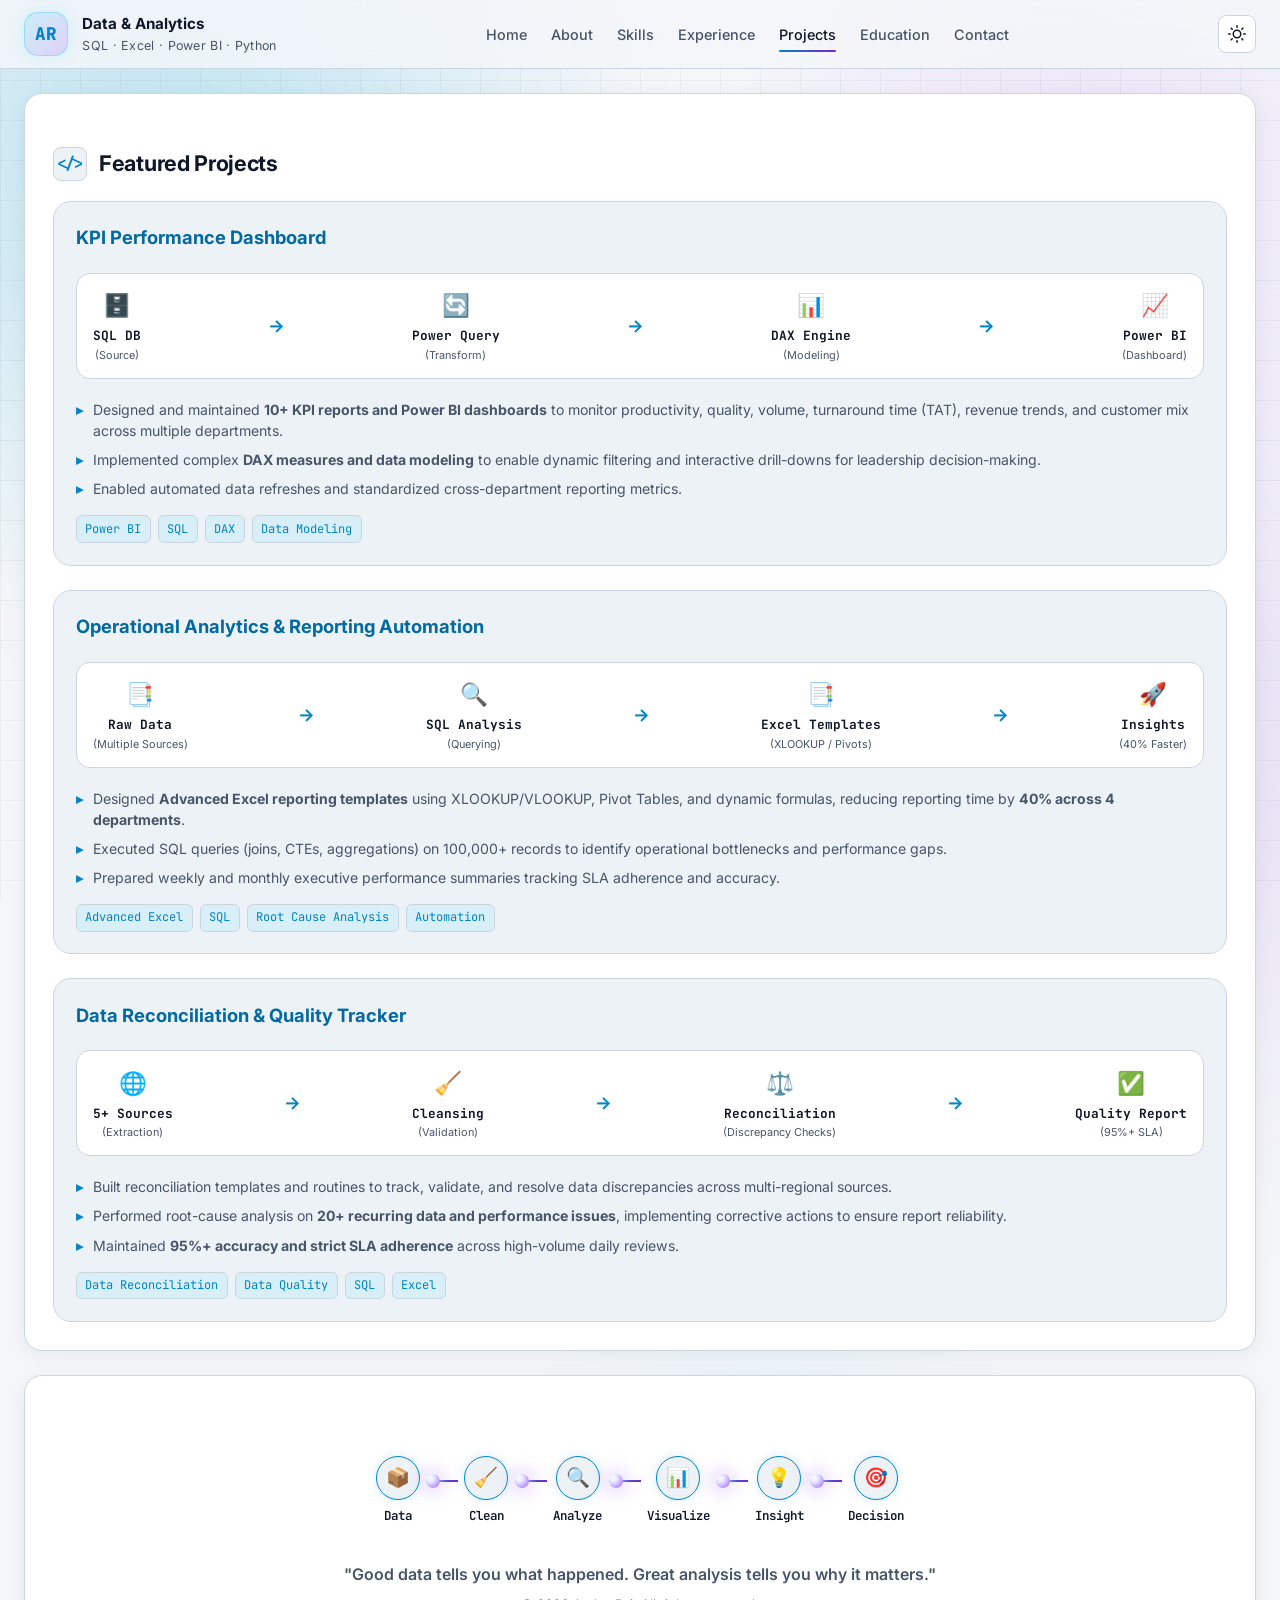
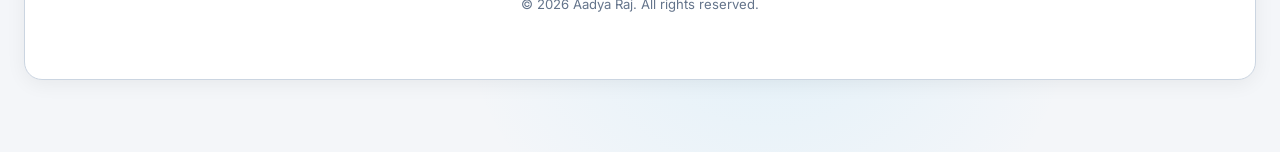
<file: projects.html>
<!DOCTYPE html>
<html lang="en" data-theme="dark">
<head>
  <meta charset="UTF-8">
  <meta name="viewport" content="width=device-width, initial-scale=1.0">
  <title>Projects — Aadya Raj | Data Analyst</title>
  <meta name="description" content="Data Analysis and Dashboard Projects by Aadya Raj.">
  
  <link rel="preconnect" href="https://fonts.googleapis.com">
  <link rel="preconnect" href="https://fonts.gstatic.com" crossorigin>
  <link href="https://fonts.googleapis.com/css2?family=Inter:wght@300;400;500;600;700;800&family=JetBrains+Mono:wght@400;500;600;700&display=swap" rel="stylesheet">
  
  <link rel="stylesheet" href="assets/styles.css">
</head>
<body>

  <div class="bg-grid-pattern" aria-hidden="true"></div>
  <div class="bg-glow-orb orb-1" aria-hidden="true"></div>
  <div class="bg-glow-orb orb-2" aria-hidden="true"></div>

  <!-- TOP NAVIGATION BAR -->
  <header class="top-nav" id="top-nav">
    <div class="nav-container">
      <div class="nav-branding">
        <a href="index.html" class="nav-logo" aria-label="Aadya Raj Home">
          <span class="logo-box">AR</span>
        </a>
        <div class="nav-brand-copy">
          <span class="brand-title">Data & Analytics</span>
          <span class="brand-subtitle">SQL · Excel · Power BI · Python</span>
        </div>
      </div>

      <nav class="nav-links" id="nav-menu">
        <a href="index.html" class="nav-link">Home</a>
        <a href="about.html" class="nav-link">About</a>
        <a href="skills.html" class="nav-link">Skills</a>
        <a href="experience.html" class="nav-link">Experience</a>
        <a href="projects.html" class="nav-link active">Projects</a>
        <a href="education.html" class="nav-link">Education</a>
        <a href="contact.html" class="nav-link">Contact</a>
      </nav>

      <div class="nav-actions">
        <button id="theme-toggle" class="theme-toggle-btn" aria-label="Toggle Dark and Light Mode" title="Toggle Theme">
          <svg class="sun-icon" viewBox="0 0 24 24" fill="none" stroke="currentColor" stroke-width="2" stroke-linecap="round" stroke-linejoin="round"><circle cx="12" cy="12" r="5"></circle><line x1="12" y1="1" x2="12" y2="3"></line><line x1="12" y1="21" x2="12" y2="23"></line><line x1="4.22" y1="4.22" x2="5.64" y2="5.64"></line><line x1="18.36" y1="18.36" x2="19.78" y2="19.78"></line><line x1="1" y1="12" x2="3" y2="12"></line><line x1="21" y1="12" x2="23" y2="12"></line><line x1="4.22" y1="19.78" x2="5.64" y2="18.36"></line><line x1="18.36" y1="5.64" x2="19.78" y2="4.22"></line></svg>
          <svg class="moon-icon" viewBox="0 0 24 24" fill="none" stroke="currentColor" stroke-width="2" stroke-linecap="round" stroke-linejoin="round"><path d="M21 12.79A9 9 0 1 1 11.21 3 7 7 0 0 0 21 12.79z"></path></svg>
        </button>
        <button class="mobile-menu-toggle" id="mobile-menu-toggle" aria-label="Open Navigation Menu">
          <span></span><span></span><span></span>
        </button>
      </div>
    </div>
  </header>

  <!-- MAIN CONTAINER -->
  <main class="dashboard-grid single-page-grid">

    <!-- 05 PROJECTS -->
    <section class="panel-card full-width-panel">
      <div class="section-header">
        <div class="header-icon font-mono">&lt;/&gt;</div>
        <h2>Featured Projects</h2>
      </div>

      <div class="projects-vertical-stack" style="display: flex; flex-direction: column; gap: 1.5rem;">

        <!-- Project 1 -->
        <div class="project-card-inner">
          <div class="project-header">
            <h3 class="project-title">KPI Performance Dashboard</h3>
          </div>

          <div class="pipeline-flow-diagram">
            <div class="stage-step"><div class="step-icon">🗄️</div><div class="step-label">SQL DB</div><div class="step-sub">(Source)</div></div>
            <div class="flow-arrow">&rarr;</div>
            <div class="stage-step"><div class="step-icon">🔄</div><div class="step-label">Power Query</div><div class="step-sub">(Transform)</div></div>
            <div class="flow-arrow">&rarr;</div>
            <div class="stage-step"><div class="step-icon">📊</div><div class="step-label">DAX Engine</div><div class="step-sub">(Modeling)</div></div>
            <div class="flow-arrow">&rarr;</div>
            <div class="stage-step"><div class="step-icon">📈</div><div class="step-label">Power BI</div><div class="step-sub">(Dashboard)</div></div>
          </div>

          <ul class="bullet-list">
            <li>Designed and maintained <strong>10+ KPI reports and Power BI dashboards</strong> to monitor productivity, quality, volume, turnaround time (TAT), revenue trends, and customer mix across multiple departments.</li>
            <li>Implemented complex <strong>DAX measures and data modeling</strong> to enable dynamic filtering and interactive drill-downs for leadership decision-making.</li>
            <li>Enabled automated data refreshes and standardized cross-department reporting metrics.</li>
          </ul>

          <div class="feature-badges">
            <span class="badge">Power BI</span>
            <span class="badge">SQL</span>
            <span class="badge">DAX</span>
            <span class="badge">Data Modeling</span>
          </div>
        </div>

        <!-- Project 2 -->
        <div class="project-card-inner">
          <div class="project-header">
            <h3 class="project-title">Operational Analytics & Reporting Automation</h3>
          </div>

          <div class="pipeline-flow-diagram">
            <div class="stage-step"><div class="step-icon">📑</div><div class="step-label">Raw Data</div><div class="step-sub">(Multiple Sources)</div></div>
            <div class="flow-arrow">&rarr;</div>
            <div class="stage-step"><div class="step-icon">🔍</div><div class="step-label">SQL Analysis</div><div class="step-sub">(Querying)</div></div>
            <div class="flow-arrow">&rarr;</div>
            <div class="stage-step"><div class="step-icon">📑</div><div class="step-label">Excel Templates</div><div class="step-sub">(XLOOKUP / Pivots)</div></div>
            <div class="flow-arrow">&rarr;</div>
            <div class="stage-step"><div class="step-icon">🚀</div><div class="step-label">Insights</div><div class="step-sub">(40% Faster)</div></div>
          </div>

          <ul class="bullet-list">
            <li>Designed <strong>Advanced Excel reporting templates</strong> using XLOOKUP/VLOOKUP, Pivot Tables, and dynamic formulas, reducing reporting time by <strong>40% across 4 departments</strong>.</li>
            <li>Executed SQL queries (joins, CTEs, aggregations) on 100,000+ records to identify operational bottlenecks and performance gaps.</li>
            <li>Prepared weekly and monthly executive performance summaries tracking SLA adherence and accuracy.</li>
          </ul>

          <div class="feature-badges">
            <span class="badge">Advanced Excel</span>
            <span class="badge">SQL</span>
            <span class="badge">Root Cause Analysis</span>
            <span class="badge">Automation</span>
          </div>
        </div>

        <!-- Project 3 -->
        <div class="project-card-inner">
          <div class="project-header">
            <h3 class="project-title">Data Reconciliation & Quality Tracker</h3>
          </div>

          <div class="pipeline-flow-diagram">
            <div class="stage-step"><div class="step-icon">🌐</div><div class="step-label">5+ Sources</div><div class="step-sub">(Extraction)</div></div>
            <div class="flow-arrow">&rarr;</div>
            <div class="stage-step"><div class="step-icon">🧹</div><div class="step-label">Cleansing</div><div class="step-sub">(Validation)</div></div>
            <div class="flow-arrow">&rarr;</div>
            <div class="stage-step"><div class="step-icon">⚖️</div><div class="step-label">Reconciliation</div><div class="step-sub">(Discrepancy Checks)</div></div>
            <div class="flow-arrow">&rarr;</div>
            <div class="stage-step"><div class="step-icon">✅</div><div class="step-label">Quality Report</div><div class="step-sub">(95%+ SLA)</div></div>
          </div>

          <ul class="bullet-list">
            <li>Built reconciliation templates and routines to track, validate, and resolve data discrepancies across multi-regional sources.</li>
            <li>Performed root-cause analysis on <strong>20+ recurring data and performance issues</strong>, implementing corrective actions to ensure report reliability.</li>
            <li>Maintained <strong>95%+ accuracy and strict SLA adherence</strong> across high-volume daily reviews.</li>
          </ul>

          <div class="feature-badges">
            <span class="badge">Data Reconciliation</span>
            <span class="badge">Data Quality</span>
            <span class="badge">SQL</span>
            <span class="badge">Excel</span>
          </div>
        </div>

      </div>
    </section>

    <!-- FOOTER -->
    <footer class="panel-card footer-panel">
      <div class="footer-pipeline">
        <div class="pipeline-track">
          <div class="pipeline-node"><div class="node-circle">📦</div><span class="node-label">Data</span></div>
          <div class="pipeline-connector"></div>
          <div class="pipeline-node"><div class="node-circle">🧹</div><span class="node-label">Clean</span></div>
          <div class="pipeline-connector"></div>
          <div class="pipeline-node"><div class="node-circle">🔍</div><span class="node-label">Analyze</span></div>
          <div class="pipeline-connector"></div>
          <div class="pipeline-node"><div class="node-circle">📊</div><span class="node-label">Visualize</span></div>
          <div class="pipeline-connector"></div>
          <div class="pipeline-node"><div class="node-circle">💡</div><span class="node-label">Insight</span></div>
          <div class="pipeline-connector"></div>
          <div class="pipeline-node"><div class="node-circle">🎯</div><span class="node-label">Decision</span></div>
        </div>
      </div>
      <div class="footer-bottom">
        <p class="footer-tagline">"Good data tells you what happened. Great analysis tells you why it matters."</p>
        <p class="footer-copy">&copy; 2026 Aadya Raj. All rights reserved.</p>
      </div>
    </footer>

  </main>

  <script src="assets/app.js"></script>
</body>
</html>
</file>
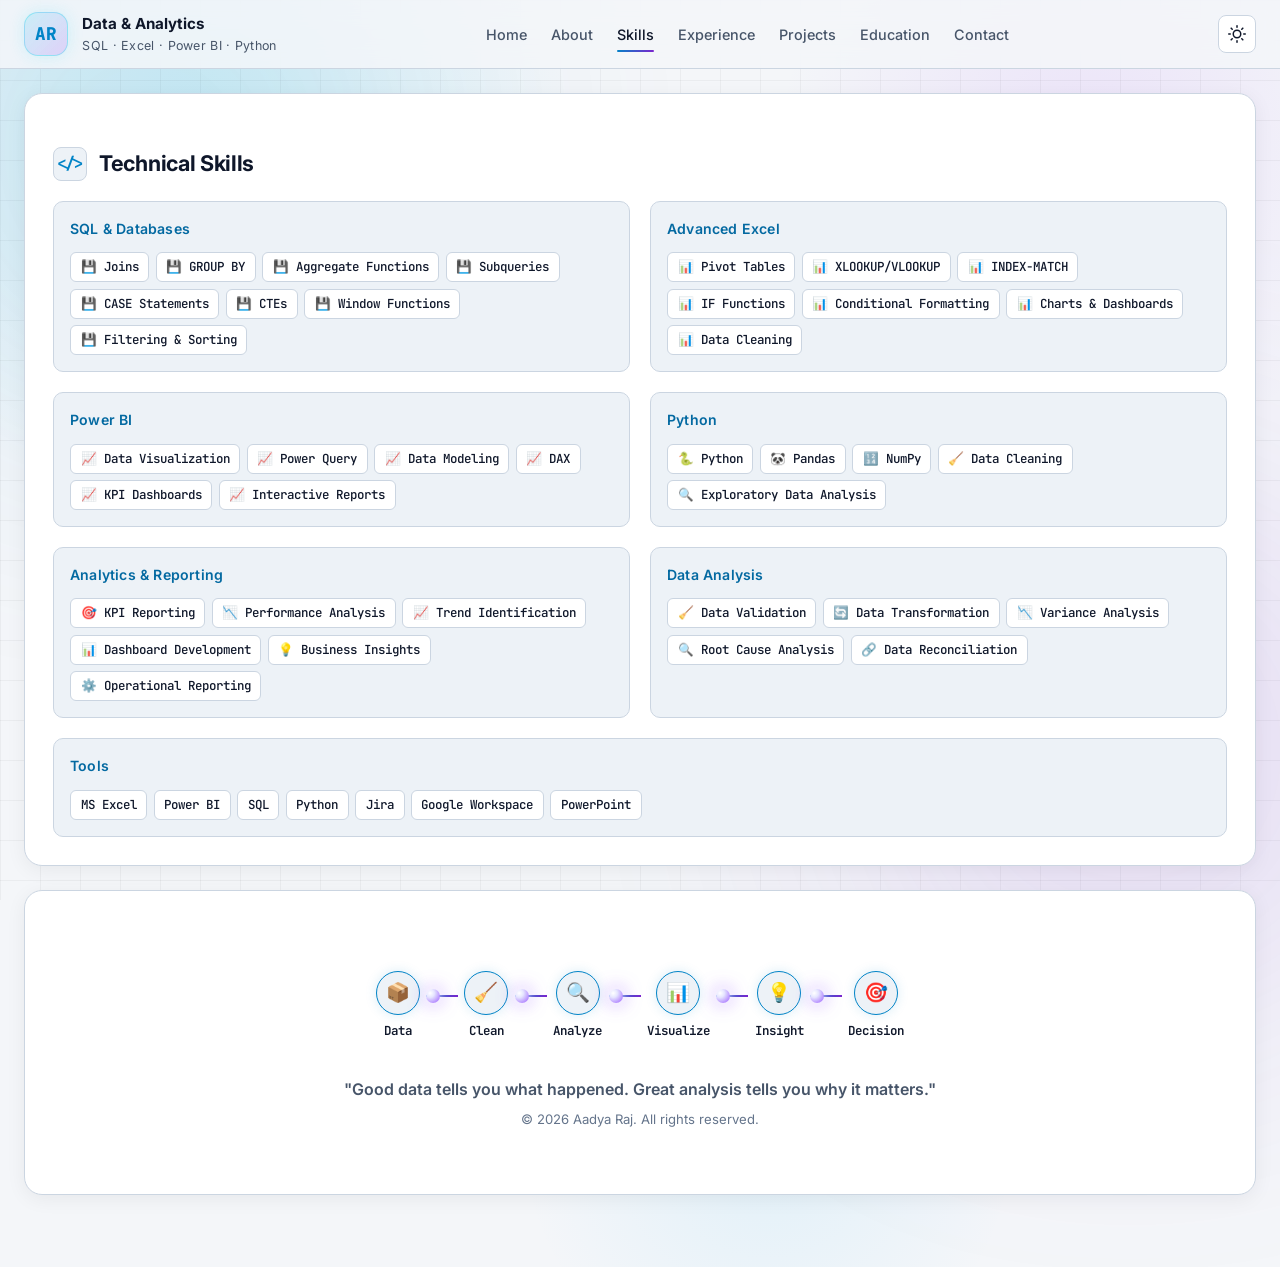
<file: skills.html>
<!DOCTYPE html>
<html lang="en" data-theme="dark">
<head>
  <meta charset="UTF-8">
  <meta name="viewport" content="width=device-width, initial-scale=1.0">
  <title>Skills — Aadya Raj | Data Analyst</title>
  <meta name="description" content="Technical skills of Aadya Raj: SQL, Excel, Power BI, Python and more.">
  
  <link rel="preconnect" href="https://fonts.googleapis.com">
  <link rel="preconnect" href="https://fonts.gstatic.com" crossorigin>
  <link href="https://fonts.googleapis.com/css2?family=Inter:wght@300;400;500;600;700;800&family=JetBrains+Mono:wght@400;500;600;700&display=swap" rel="stylesheet">
  
  <link rel="stylesheet" href="assets/styles.css">
</head>
<body>

  <div class="bg-grid-pattern" aria-hidden="true"></div>
  <div class="bg-glow-orb orb-1" aria-hidden="true"></div>
  <div class="bg-glow-orb orb-2" aria-hidden="true"></div>

  <!-- TOP NAVIGATION BAR -->
  <header class="top-nav" id="top-nav">
    <div class="nav-container">
      <div class="nav-branding">
        <a href="index.html" class="nav-logo" aria-label="Aadya Raj Home">
          <span class="logo-box">AR</span>
        </a>
        <div class="nav-brand-copy">
          <span class="brand-title">Data & Analytics</span>
          <span class="brand-subtitle">SQL · Excel · Power BI · Python</span>
        </div>
      </div>

      <nav class="nav-links" id="nav-menu">
        <a href="index.html" class="nav-link">Home</a>
        <a href="about.html" class="nav-link">About</a>
        <a href="skills.html" class="nav-link active">Skills</a>
        <a href="experience.html" class="nav-link">Experience</a>
        <a href="projects.html" class="nav-link">Projects</a>
        <a href="education.html" class="nav-link">Education</a>
        <a href="contact.html" class="nav-link">Contact</a>
      </nav>

      <div class="nav-actions">
        <button id="theme-toggle" class="theme-toggle-btn" aria-label="Toggle Dark and Light Mode" title="Toggle Theme">
          <svg class="sun-icon" viewBox="0 0 24 24" fill="none" stroke="currentColor" stroke-width="2" stroke-linecap="round" stroke-linejoin="round"><circle cx="12" cy="12" r="5"></circle><line x1="12" y1="1" x2="12" y2="3"></line><line x1="12" y1="21" x2="12" y2="23"></line><line x1="4.22" y1="4.22" x2="5.64" y2="5.64"></line><line x1="18.36" y1="18.36" x2="19.78" y2="19.78"></line><line x1="1" y1="12" x2="3" y2="12"></line><line x1="21" y1="12" x2="23" y2="12"></line><line x1="4.22" y1="19.78" x2="5.64" y2="18.36"></line><line x1="18.36" y1="5.64" x2="19.78" y2="4.22"></line></svg>
          <svg class="moon-icon" viewBox="0 0 24 24" fill="none" stroke="currentColor" stroke-width="2" stroke-linecap="round" stroke-linejoin="round"><path d="M21 12.79A9 9 0 1 1 11.21 3 7 7 0 0 0 21 12.79z"></path></svg>
        </button>
        <button class="mobile-menu-toggle" id="mobile-menu-toggle" aria-label="Open Navigation Menu">
          <span></span><span></span><span></span>
        </button>
      </div>
    </div>
  </header>

  <!-- MAIN CONTAINER -->
  <main class="dashboard-grid single-page-grid">

    <!-- 03 SKILLS -->
    <section class="panel-card full-width-panel">
      <div class="section-header">
        <div class="header-icon font-mono">&lt;/&gt;</div>
        <h2>Technical Skills</h2>
      </div>

      <div class="skills-grid" style="grid-template-columns: repeat(2, 1fr); gap: 1.25rem;">

        <!-- Category 1: SQL -->
        <div class="skill-category-card">
          <h3 class="category-title">SQL & Databases</h3>
          <div class="skill-tags">
            <span class="skill-pill">💾 Joins</span>
            <span class="skill-pill">💾 GROUP BY</span>
            <span class="skill-pill">💾 Aggregate Functions</span>
            <span class="skill-pill">💾 Subqueries</span>
            <span class="skill-pill">💾 CASE Statements</span>
            <span class="skill-pill">💾 CTEs</span>
            <span class="skill-pill">💾 Window Functions</span>
            <span class="skill-pill">💾 Filtering & Sorting</span>
          </div>
        </div>

        <!-- Category 2: Excel -->
        <div class="skill-category-card">
          <h3 class="category-title">Advanced Excel</h3>
          <div class="skill-tags">
            <span class="skill-pill">📊 Pivot Tables</span>
            <span class="skill-pill">📊 XLOOKUP/VLOOKUP</span>
            <span class="skill-pill">📊 INDEX-MATCH</span>
            <span class="skill-pill">📊 IF Functions</span>
            <span class="skill-pill">📊 Conditional Formatting</span>
            <span class="skill-pill">📊 Charts & Dashboards</span>
            <span class="skill-pill">📊 Data Cleaning</span>
          </div>
        </div>

        <!-- Category 3: Power BI -->
        <div class="skill-category-card">
          <h3 class="category-title">Power BI</h3>
          <div class="skill-tags">
            <span class="skill-pill">📈 Data Visualization</span>
            <span class="skill-pill">📈 Power Query</span>
            <span class="skill-pill">📈 Data Modeling</span>
            <span class="skill-pill">📈 DAX</span>
            <span class="skill-pill">📈 KPI Dashboards</span>
            <span class="skill-pill">📈 Interactive Reports</span>
          </div>
        </div>

        <!-- Category 4: Python -->
        <div class="skill-category-card">
          <h3 class="category-title">Python</h3>
          <div class="skill-tags">
            <span class="skill-pill">🐍 Python</span>
            <span class="skill-pill">🐼 Pandas</span>
            <span class="skill-pill">🔢 NumPy</span>
            <span class="skill-pill">🧹 Data Cleaning</span>
            <span class="skill-pill">🔍 Exploratory Data Analysis</span>
          </div>
        </div>

        <!-- Category 5: Analytics & Reporting -->
        <div class="skill-category-card">
          <h3 class="category-title">Analytics & Reporting</h3>
          <div class="skill-tags">
            <span class="skill-pill">🎯 KPI Reporting</span>
            <span class="skill-pill">📉 Performance Analysis</span>
            <span class="skill-pill">📈 Trend Identification</span>
            <span class="skill-pill">📊 Dashboard Development</span>
            <span class="skill-pill">💡 Business Insights</span>
            <span class="skill-pill">⚙️ Operational Reporting</span>
          </div>
        </div>

        <!-- Category 6: Data Analysis -->
        <div class="skill-category-card">
          <h3 class="category-title">Data Analysis</h3>
          <div class="skill-tags">
            <span class="skill-pill">🧹 Data Validation</span>
            <span class="skill-pill">🔄 Data Transformation</span>
            <span class="skill-pill">📉 Variance Analysis</span>
            <span class="skill-pill">🔍 Root Cause Analysis</span>
            <span class="skill-pill">🔗 Data Reconciliation</span>
          </div>
        </div>
        
        <!-- Category 7: Tools -->
        <div class="skill-category-card" style="grid-column: 1 / -1;">
          <h3 class="category-title">Tools</h3>
          <div class="skill-tags">
            <span class="skill-pill">MS Excel</span>
            <span class="skill-pill">Power BI</span>
            <span class="skill-pill">SQL</span>
            <span class="skill-pill">Python</span>
            <span class="skill-pill">Jira</span>
            <span class="skill-pill">Google Workspace</span>
            <span class="skill-pill">PowerPoint</span>
          </div>
        </div>

      </div>
    </section>

    <!-- FOOTER -->
    <footer class="panel-card footer-panel">
      <div class="footer-pipeline">
        <div class="pipeline-track">
          <div class="pipeline-node"><div class="node-circle">📦</div><span class="node-label">Data</span></div>
          <div class="pipeline-connector"></div>
          <div class="pipeline-node"><div class="node-circle">🧹</div><span class="node-label">Clean</span></div>
          <div class="pipeline-connector"></div>
          <div class="pipeline-node"><div class="node-circle">🔍</div><span class="node-label">Analyze</span></div>
          <div class="pipeline-connector"></div>
          <div class="pipeline-node"><div class="node-circle">📊</div><span class="node-label">Visualize</span></div>
          <div class="pipeline-connector"></div>
          <div class="pipeline-node"><div class="node-circle">💡</div><span class="node-label">Insight</span></div>
          <div class="pipeline-connector"></div>
          <div class="pipeline-node"><div class="node-circle">🎯</div><span class="node-label">Decision</span></div>
        </div>
      </div>
      <div class="footer-bottom">
        <p class="footer-tagline">"Good data tells you what happened. Great analysis tells you why it matters."</p>
        <p class="footer-copy">&copy; 2026 Aadya Raj. All rights reserved.</p>
      </div>
    </footer>

  </main>

  <script src="assets/app.js"></script>
</body>
</html>
</file>
<file: assets/styles.css>
:root {
  /* Fonts */
  --font-sans: 'Inter', -apple-system, BlinkMacSystemFont, 'Segoe UI', Roboto, sans-serif;
  --font-mono: 'JetBrains Mono', monospace;

  /* Dark Mode Palette (Default) */
  --bg-main: #0A0E1A;
  --bg-card: #131826;
  --bg-card-hover: #1A2035;
  --bg-subtle: #0F1422;
  --pipeline-fill: rgba(10, 14, 26, 0.48);
  --pipeline-glow-start: #131826;
  --pipeline-glow-end: #0A0E1A;
  
  --border-color: rgba(34, 211, 238, 0.18);
  --border-color-hover: rgba(34, 211, 238, 0.45);
  --border-purple: rgba(168, 85, 247, 0.25);
  
  --text-main: #F8FAFC;
  --text-muted: #94A3B8;
  --text-subtle: #64748B;
  
  /* Brand Accents */
  --accent-cyan: #22D3EE;
  --accent-cyan-glow: rgba(34, 211, 238, 0.3);
  --accent-blue: #38BDF8;
  --accent-purple: #A855F7;
  --accent-purple-glow: rgba(168, 85, 247, 0.3);
  --accent-teal: #10B981;

  --gradient-accent: linear-gradient(135deg, #22D3EE 0%, #A855F7 100%);
  --gradient-btn: linear-gradient(135deg, #0EA5E9 0%, #8B5CF6 100%);
  --gradient-btn-hover: linear-gradient(135deg, #38BDF8 0%, #A855F7 100%);
  --panel-shadow: 0 8px 32px 0 rgba(0, 0, 0, 0.37);

  --badge-bg: #0F172A;
  --badge-text: #22D3EE;
  --badge-border: rgba(34, 211, 238, 0.3);
}

[data-theme="light"] {
  --bg-main: #F4F6F9;
  --bg-card: #FFFFFF;
  --bg-card-hover: #F8FAFC;
  --bg-subtle: #EDF2F7;
  
  --border-color: #CBD5E1;
  --border-color-hover: #0284C7;
  --border-purple: #C084FC;
  
  --text-main: #0F172A;
  --text-muted: #475569;
  --text-subtle: #64748B;
  
  --accent-cyan: #0284C7;
  --accent-cyan-glow: rgba(2, 132, 199, 0.15);
  --accent-blue: #0369A1;
  --accent-purple: #7E22CE;
  --accent-purple-glow: rgba(126, 34, 206, 0.15);
  --accent-teal: #059669;

  --gradient-accent: linear-gradient(135deg, #0284C7 0%, #7E22CE 100%);
  --gradient-btn: linear-gradient(135deg, #0284C7 0%, #7E22CE 100%);
  --gradient-btn-hover: linear-gradient(135deg, #0369A1 0%, #6B21A8 100%);
  --panel-shadow: 0 4px 20px rgba(0, 0, 0, 0.06);
  --pipeline-fill: rgba(148, 163, 184, 0.18);
  --pipeline-glow-start: #E2E8F0;
  --pipeline-glow-end: #CBD5E1;

  --badge-bg: #E0F2FE;
  --badge-text: #0369A1;
  --badge-border: #7DD3FC;
}

/* Base Reset */
*, *::before, *::after {
  box-sizing: border-box;
  margin: 0;
  padding: 0;
}

html {
  scroll-behavior: smooth;
  font-size: 16px;
}

body {
  font-family: var(--font-sans);
  background-color: var(--bg-main);
  color: var(--text-main);
  line-height: 1.6;
  overflow-x: hidden;
  position: relative;
  transition: background-color 0.3s ease, color 0.3s ease;
  background-image: radial-gradient(circle at 15% 10%, rgba(34, 211, 238, 0.14), transparent 24%), radial-gradient(circle at 85% 12%, rgba(168, 85, 247, 0.12), transparent 20%), radial-gradient(circle at 60% 90%, rgba(56, 189, 248, 0.1), transparent 18%);
  background-repeat: no-repeat;
  min-height: 100%;
  padding-bottom: max(1.5rem, env(safe-area-inset-bottom, 1.5rem));
}

body::before {
  content: '';
  position: fixed;
  left: 0;
  top: 0;
  width: var(--scroll-progress, 0%);
  height: 4px;
  background: linear-gradient(90deg, var(--accent-cyan), var(--accent-purple));
  z-index: 200;
  transition: width 0.15s ease;
}

/* Background Effects */
.bg-grid-pattern {
  position: fixed;
  top: 0;
  left: 0;
  width: 100vw;
  height: 100vh;
  background-size: 40px 40px;
  background-image: 
    linear-gradient(to right, rgba(255, 255, 255, 0.03) 1px, transparent 1px),
    linear-gradient(to bottom, rgba(255, 255, 255, 0.03) 1px, transparent 1px);
  pointer-events: none;
  z-index: 0;
}

[data-theme="light"] .bg-grid-pattern {
  background-image: 
    linear-gradient(to right, rgba(0, 0, 0, 0.04) 1px, transparent 1px),
    linear-gradient(to bottom, rgba(0, 0, 0, 0.04) 1px, transparent 1px);
}

.bg-glow-orb {
  position: fixed;
  border-radius: 50%;
  filter: blur(140px);
  pointer-events: none;
  z-index: 0;
  opacity: 0.15;
}

.orb-1 {
  top: -100px;
  left: -100px;
  width: 500px;
  height: 500px;
  background: var(--accent-cyan);
}

.orb-2 {
  bottom: -100px;
  right: -100px;
  width: 500px;
  height: 500px;
  background: var(--accent-purple);
}

/* Top Sticky Navigation */
.top-nav {
  position: sticky;
  top: 0;
  z-index: 100;
  background: rgba(10, 14, 26, 0.85);
  backdrop-filter: blur(12px);
  -webkit-backdrop-filter: blur(12px);
  border-bottom: 1px solid var(--border-color);
  transition: all 0.3s ease;
}

[data-theme="light"] .top-nav {
  background: rgba(244, 246, 249, 0.85);
}

.nav-container {
  max-width: 1400px;
  margin: 0 auto;
  padding: 0.75rem 1.5rem;
  display: flex;
  flex-wrap: wrap;
  align-items: center;
  justify-content: space-between;
  gap: 0.9rem;
}

.nav-logo {
  text-decoration: none;
}

.logo-box {
  display: inline-flex;
  align-items: center;
  justify-content: center;
  width: 44px;
  height: 44px;
  border-radius: 14px;
  background: linear-gradient(135deg, rgba(34, 211, 238, 0.18), rgba(168, 85, 247, 0.22));
  border: 1.5px solid rgba(34, 211, 238, 0.35);
  color: var(--accent-cyan);
  font-family: var(--font-mono);
  font-weight: 800;
  font-size: 1.1rem;
  box-shadow: 0 0 16px rgba(34, 211, 238, 0.16);
}

.nav-branding {
  display: flex;
  align-items: center;
  gap: 0.9rem;
}

.nav-brand-copy {
  display: flex;
  flex-direction: column;
  color: var(--text-main);
}

.brand-title {
  font-size: 0.95rem;
  font-weight: 700;
  color: var(--text-main);
}

.brand-subtitle {
  font-size: 0.78rem;
  color: var(--text-muted);
  letter-spacing: 0.3px;
}

.nav-links {
  display: flex;
  gap: 1.5rem;
}

.nav-link {
  color: var(--text-muted);
  text-decoration: none;
  font-size: 0.9rem;
  font-weight: 500;
  transition: color 0.2s ease;
  position: relative;
  padding: 0.25rem 0;
}

.nav-link:hover, .nav-link.active {
  color: var(--text-main);
}

.nav-link {
  position: relative;
  padding: 0.25rem 0;
  transition: color 0.2s ease;
}

.nav-link::before {
  content: '';
  position: absolute;
  bottom: -2px;
  left: 0;
  width: 0;
  height: 2px;
  background: linear-gradient(135deg, var(--accent-cyan), var(--accent-purple));
  border-radius: 999px;
  transition: width 0.25s ease;
}

.nav-link:hover::before,
.nav-link.active::before {
  width: 100%;
}

.nav-actions {
  display: flex;
  align-items: center;
  gap: 1rem;
}

@media (max-width: 1100px) {
  .nav-container {
    padding: 0.75rem 1rem;
  }

  .nav-links {
    flex-wrap: wrap;
    gap: 0.85rem;
  }
}

.pipeline-step {
  display: inline-flex;
  align-items: center;
  gap: 0.55rem;
  background: rgba(34, 211, 238, 0.08);
  border: 1px solid transparent;
  border-radius: 999px;
  padding: 0.55rem 0.85rem;
  color: var(--text-muted);
  font-size: 0.75rem;
  text-decoration: none;
  transition: all 0.25s ease;
}

.pipeline-step:hover,
.pipeline-step.active-stage {
  border-color: rgba(34, 211, 238, 0.24);
  background: rgba(34, 211, 238, 0.16);
  color: var(--text-main);
}

.pipeline-step-icon {
  display: inline-flex;
  align-items: center;
  justify-content: center;
  width: 26px;
  height: 26px;
  background: rgba(34, 211, 238, 0.1);
  border-radius: 8px;
  font-size: 0.95rem;
}

.pipeline-step-label {
  display: grid;
  line-height: 1.1;
}

.pipeline-step-label strong {
  display: block;
  font-size: 0.82rem;
}

.pipeline-step-label span {
  display: block;
  font-size: 0.72rem;
  color: var(--text-muted);
}

.theme-toggle-btn {
  background: var(--bg-card);
  border: 1px solid var(--border-color);
  color: var(--text-main);
  width: 38px;
  height: 38px;
  border-radius: 8px;
  cursor: pointer;
  display: flex;
  align-items: center;
  justify-content: center;
  transition: all 0.2s ease;
}

.theme-toggle-btn:hover {
  border-color: var(--accent-cyan);
  color: var(--accent-cyan);
  box-shadow: 0 0 10px var(--accent-cyan-glow);
}

.theme-toggle-btn .sun-icon { display: none; }
.theme-toggle-btn .moon-icon { display: block; width: 18px; height: 18px; }

[data-theme="light"] .theme-toggle-btn .sun-icon { display: block; width: 18px; height: 18px; }
[data-theme="light"] .theme-toggle-btn .moon-icon { display: none; }

.mobile-menu-toggle {
  display: none;
  flex-direction: column;
  gap: 5px;
  background: none;
  border: none;
  cursor: pointer;
}

.mobile-menu-toggle span {
  width: 22px;
  height: 2px;
  background-color: var(--text-main);
  border-radius: 2px;
}

/* Main Dashboard Grid */
.dashboard-grid {
  position: relative;
  z-index: 1;
  max-width: 1400px;
  margin: 1.5rem auto 3rem auto;
  padding: 0 1.5rem;
  display: grid;
  grid-template-columns: repeat(12, 1fr);
  gap: 1.5rem;
}

.single-page-grid {
  display: flex;
  flex-direction: column;
  gap: 1.5rem;
  min-height: calc(100vh - 8rem);
  justify-content: space-between;
}

.full-width-panel {
  grid-column: span 12;
  padding-top: 3.5rem;
  width: 100%;
}

.github-feed-panel {
  grid-column: 3 / span 8;
}

@media (max-width: 1200px) {
  .github-feed-panel {
    grid-column: 2 / span 10;
  }
}

@media (max-width: 768px) {
  .github-feed-panel {
    grid-column: span 12;
  }
}

/* Panel Card Base */
.panel-card {
  position: relative;
  background: var(--bg-card);
  border: 1px solid var(--border-color);
  border-radius: 18px;
  padding: 1.75rem;
  box-shadow: var(--panel-shadow);
  transition: border-color 0.3s ease, box-shadow 0.3s ease, transform 0.25s ease, background 0.3s ease;
  opacity: 0;
  transform: translateY(26px);
  backdrop-filter: blur(12px);
}

.reveal-visible {
  opacity: 1;
  transform: translateY(0);
}

.panel-card:hover {
  border-color: transparent;
  box-shadow: 0 28px 80px rgba(34, 211, 238, 0.16);
  transform: translateY(-6px);
}

.panel-card:hover {
  border-color: var(--border-color-hover);
}

.panel-badge {
  position: absolute;
  top: 1rem;
  left: 1rem;
  font-family: var(--font-mono);
  font-size: 0.72rem;
  font-weight: 700;
  color: var(--badge-text);
  background: var(--badge-bg);
  border: 1px solid var(--badge-border);
  padding: 0.2rem 0.65rem;
  border-radius: 20px;
  letter-spacing: 0.5px;
  text-transform: uppercase;
}

/* Section Header Base */
.section-header {
  display: flex;
  align-items: center;
  gap: 0.75rem;
  margin-top: 1.5rem;
  margin-bottom: 1.25rem;
}

.section-header h2 {
  font-size: 1.35rem;
  font-weight: 700;
  color: var(--text-main);
  letter-spacing: -0.3px;
}

.header-icon {
  display: flex;
  align-items: center;
  justify-content: center;
  width: 34px;
  height: 34px;
  border-radius: 8px;
  background: var(--bg-subtle);
  border: 1px solid var(--border-color);
  color: var(--accent-cyan);
  font-weight: 700;
}

.font-mono {
  font-family: var(--font-mono);
}

/* ==========================================================================
   01 HERO / HOME
   ========================================================================== */
.hero-panel {
  grid-column: span 12;
  padding-top: 3.5rem;
  min-height: 520px;
}

.hero-content-wrapper {
  display: grid;
  grid-template-columns: 1.1fr 1fr;
  gap: 2rem;
  align-items: center;
}

.greeting-tag {
  font-family: var(--font-mono);
  color: var(--accent-cyan);
  font-size: 0.95rem;
  font-weight: 500;
  display: block;
  margin-bottom: 0.25rem;
}

.hero-name {
  font-size: 3.2rem;
  font-weight: 800;
  line-height: 1.1;
  background: var(--gradient-accent);
  -webkit-background-clip: text;
  -webkit-text-fill-color: transparent;
  margin-bottom: 0.25rem;
}

.hero-role {
  font-size: 1.5rem;
  font-weight: 600;
  color: var(--accent-blue);
  margin-bottom: 1rem;
}

.hero-tagline {
  color: var(--text-muted);
  font-size: 1.05rem;
  max-width: 540px;
  margin-bottom: 0.5rem;
  line-height: 1.6;
}

.hero-subtitle {
  color: var(--text-main);
  font-size: 1rem;
  max-width: 540px;
  margin-bottom: 1.5rem;
  line-height: 1.6;
}

.hero-highlight-chips {
  display: flex;
  flex-wrap: wrap;
  gap: 0.6rem;
  margin-bottom: 2rem;
}

.hero-highlight-chip {
  display: inline-flex;
  align-items: center;
  gap: 0.4rem;
  padding: 0.55rem 0.95rem;
  border-radius: 999px;
  background: rgba(34, 211, 238, 0.08);
  border: 1px solid rgba(34, 211, 238, 0.14);
  color: var(--accent-cyan);
  font-size: 0.8rem;
  font-weight: 600;
  font-family: var(--font-mono);
}

.typewriter-text {
  color: var(--accent-purple);
  font-family: var(--font-mono);
}

.hero-actions {
  display: flex;
  align-items: center;
  gap: 1rem;
  margin-bottom: 2rem;
  flex-wrap: wrap;
}

.btn {
  display: inline-flex;
  align-items: center;
  gap: 0.5rem;
  padding: 0.75rem 1.5rem;
  border-radius: 8px;
  font-weight: 600;
  font-size: 0.92rem;
  text-decoration: none;
  cursor: pointer;
  transition: all 0.25 ease;
  border: none;
}

.btn-primary {
  background: var(--gradient-btn);
  color: #FFFFFF;
  box-shadow: 0 4px 20px var(--accent-purple-glow);
}

.btn-primary:hover {
  background: var(--gradient-btn-hover);
  transform: translateY(-2px);
  box-shadow: 0 6px 24px var(--accent-cyan-glow);
}

.btn-outline {
  background: var(--bg-subtle);
  color: var(--text-main);
  border: 1px solid var(--border-color);
}

.btn-outline:hover {
  border-color: var(--accent-cyan);
  color: var(--accent-cyan);
  transform: translateY(-2px);
}

.btn-sm {
  padding: 0.45rem 0.9rem;
  font-size: 0.82rem;
}

.social-links-inline {
  display: flex;
  gap: 0.6rem;
  margin-left: 0.5rem;
}

.social-btn {
  display: inline-flex;
  align-items: center;
  justify-content: center;
  width: 40px;
  height: 40px;
  border-radius: 8px;
  background: var(--bg-subtle);
  border: 1px solid var(--border-color);
  color: var(--text-muted);
  text-decoration: none;
  transition: all 0.2s ease;
}

.social-btn:hover {
  color: var(--accent-cyan);
  border-color: var(--accent-cyan);
  transform: translateY(-2px);
}

/* Stat Grid inside Hero */
.hero-stats-grid {
  display: grid;
  grid-template-columns: repeat(4, 1fr);
  gap: 1rem;
  padding-top: 1.25rem;
  border-top: 1px solid var(--border-color);
}

.stat-box {
  background: var(--bg-subtle);
  padding: 0.85rem 1rem;
  border-radius: 10px;
  border: 1px solid rgba(255, 255, 255, 0.05);
}

.stat-number {
  display: block;
  font-family: var(--font-mono);
  font-size: 1.6rem;
  font-weight: 800;
  color: var(--accent-cyan);
  line-height: 1.2;
}

.stat-label {
  font-size: 0.78rem;
  color: var(--text-muted);
  font-weight: 500;
}

/* Hero Right Pipeline 3D Graphic Stage */
.hero-right {
  position: relative;
  display: flex;
  align-items: center;
  justify-content: center;
}

.hero-right::before {
  content: '';
  position: absolute;
  width: 280px;
  height: 280px;
  border-radius: 50%;
  background: radial-gradient(circle, rgba(34, 211, 238, 0.16), transparent 54%);
  z-index: 0;
  top: 20px;
  right: 30px;
}

.pipeline-3d-stage {
  position: relative;
  width: 100%;
  max-width: 580px;
  height: 440px;
  display: flex;
  align-items: center;
  justify-content: center;
  z-index: 1;
}

.pipeline-3d-stage {
  position: relative;
  width: 100%;
  max-width: 580px;
  height: 440px;
  display: flex;
  align-items: center;
  justify-content: center;
}

.pipeline-svg-container {
  width: 100%;
  height: 100%;
  overflow: visible;
}

.stage-node {
  cursor: pointer;
}

.stage-node rect {
  transition: transform 0.25s cubic-bezier(0.4, 0, 0.2, 1), stroke 0.25s ease, filter 0.25s ease;
  transform-box: fill-box;
  transform-origin: center;
}

.stage-node:hover rect {
  transform: scale(1.04);
  stroke: var(--accent-cyan);
  stroke-width: 2px;
  filter: drop-shadow(0px 0px 10px rgba(34, 211, 238, 0.6));
}

.data-particle {
  filter: url(#glow);
  animation: particle-glow 3s ease-in-out infinite;
}

@keyframes particle-glow {
  0%, 100% { opacity: 0.75; transform: scale(1); }
  50% { opacity: 1; transform: scale(1.15); }
}

@keyframes connector-wave {
  0%, 100% {
    background-position: 0 0;
  }
  50% {
    background-position: 100% 0;
  }
}

@keyframes arrow-glow {
  0%, 100% {
    transform: translateY(0);
    color: #39d9ff;
    text-shadow: 0 0 8px rgba(57, 217, 255, 0.6);
  }
  50% {
    transform: translateY(-1px);
    color: #ffffff;
    text-shadow: 0 0 14px rgba(255, 255, 255, 0.9);
  }
}

.back-to-top {
  position: fixed;
  right: 1.25rem;
  bottom: 1.25rem;
  width: 48px;
  height: 48px;
  border-radius: 14px;
  background: var(--bg-card);
  border: 1px solid var(--border-color);
  color: var(--text-main);
  display: grid;
  place-items: center;
  box-shadow: 0 20px 50px rgba(0, 0, 0, 0.12);
  cursor: pointer;
  opacity: 0.85;
  transition: transform 0.2s ease, opacity 0.2s ease, border-color 0.2s ease;
  z-index: 200;
}

.back-to-top:hover {
  transform: translateY(-2px);
  opacity: 1;
  border-color: var(--accent-cyan);
}

.back-to-top.hidden {
  opacity: 0;
  transform: translateY(20px);
  pointer-events: none;
}

/* ==========================================================================
   NAVIGATION HUB CARDS (HOME PAGE)
   ========================================================================== */
.navigation-hub-panel {
  grid-column: span 12;
  padding-top: 3.5rem;
}

.hub-grid {
  display: grid;
  grid-template-columns: repeat(4, 1fr);
  gap: 1.25rem;
}

.hub-card {
  background: var(--bg-subtle);
  border: 1px solid var(--border-color);
  border-radius: 12px;
  padding: 1.5rem;
  text-decoration: none;
  color: var(--text-main);
  display: flex;
  flex-direction: column;
  gap: 0.5rem;
  transition: all 0.25s ease;
}

.github-feed-panel {
  display: flex;
  flex-direction: column;
  align-items: center;
}

.github-feed-panel .section-header {
  width: 100%;
  max-width: 1120px;
}

.github-feed-panel .github-repo-grid {
  display: flex;
  justify-content: center;
  width: 100%;
  max-width: 1120px;
  gap: 1.25rem;
  padding-top: 0.5rem;
}

.github-feed-panel .hub-card {
  max-width: 520px;
  width: 100%;
  min-width: 280px;
  margin: 0 auto;
}

.hub-card:hover {
  border-color: var(--accent-cyan);
  transform: translateY(-4px);
  box-shadow: 0 8px 24px var(--accent-cyan-glow);
}

.hub-icon {
  font-size: 1.8rem;
  margin-bottom: 0.2rem;
}

.hub-card h3 {
  font-size: 1.1rem;
  font-weight: 700;
  color: var(--accent-blue);
}

.hub-card p {
  font-size: 0.85rem;
  color: var(--text-muted);
  flex: 1;
}

.hub-link {
  font-family: var(--font-mono);
  font-size: 0.8rem;
  font-weight: 600;
  color: var(--accent-cyan);
  margin-top: 0.5rem;
}

/* ==========================================================================
   02 SUMMARY / ABOUT
   ========================================================================== */
.about-panel {
  grid-column: span 6;
  padding-top: 3.5rem;
}

.about-content {
  display: flex;
  flex-direction: column;
  gap: 1rem;
}

.about-lead {
  font-size: 1.05rem;
  color: var(--text-main);
  line-height: 1.7;
}

.about-body {
  font-size: 0.95rem;
  color: var(--text-muted);
  line-height: 1.7;
}

.about-mini-stats {
  display: grid;
  grid-template-columns: repeat(4, 1fr);
  gap: 0.75rem;
  margin-top: 1.25rem;
}

.mini-stat-card {
  background: var(--bg-subtle);
  border: 1px solid var(--border-color);
  padding: 0.85rem 0.75rem;
  border-radius: 10px;
  text-align: center;
  transition: all 0.2s ease;
}

.mini-stat-card:hover {
  border-color: var(--accent-cyan);
  transform: translateY(-2px);
}

.mini-icon {
  color: var(--accent-cyan);
  margin-bottom: 0.3rem;
}

.mini-val {
  font-family: var(--font-mono);
  font-size: 1.25rem;
  font-weight: 700;
  color: var(--text-main);
}

.mini-lbl {
  font-size: 0.7rem;
  color: var(--text-muted);
  font-weight: 500;
  line-height: 1.2;
}

/* ==========================================================================
   03 SKILLS
   ========================================================================== */
.skills-panel {
  grid-column: span 6;
  padding-top: 3.5rem;
}

.skills-grid {
  display: grid;
  grid-template-columns: repeat(2, 1fr);
  gap: 1rem;
}

.skill-category-card {
  background: var(--bg-subtle);
  border: 1px solid var(--border-color);
  padding: 1rem;
  border-radius: 10px;
  transition: all 0.2s ease;
}

.skill-category-card:hover {
  border-color: var(--accent-blue);
}

.category-title {
  font-size: 0.88rem;
  font-weight: 600;
  color: var(--accent-blue);
  margin-bottom: 0.75rem;
  letter-spacing: 0.2px;
}

.skill-tags {
  display: flex;
  flex-wrap: wrap;
  gap: 0.4rem;
}

.skill-pill {
  display: inline-flex;
  align-items: center;
  gap: 0.35rem;
  background: var(--bg-card);
  border: 1px solid rgba(255, 255, 255, 0.08);
  color: var(--text-main);
  padding: 0.25rem 0.6rem;
  border-radius: 6px;
  font-size: 0.78rem;
  font-family: var(--font-mono);
  font-weight: 500;
  transition: all 0.2s ease;
}

[data-theme="light"] .skill-pill {
  border-color: #CBD5E1;
}

.skill-pill:hover {
  border-color: var(--accent-cyan);
  color: var(--accent-cyan);
}

/* ==========================================================================
   04 EXPERIENCE
   ========================================================================== */
.experience-panel {
  grid-column: span 6;
  padding-top: 3.5rem;
}

.experience-timeline {
  position: relative;
  display: flex;
  flex-direction: column;
  gap: 1.5rem;
  padding-left: 1.5rem;
}

.experience-timeline::before {
  content: '';
  position: absolute;
  top: 0;
  bottom: 0;
  left: 6px;
  width: 2px;
  background: var(--border-color);
}

.timeline-item {
  position: relative;
}

.timeline-node {
  position: absolute;
  left: -1.5rem;
  top: 0.4rem;
  width: 14px;
  height: 14px;
  border-radius: 50%;
  background: var(--accent-cyan);
  box-shadow: 0 0 10px var(--accent-cyan);
  border: 2px solid var(--bg-card);
}

.timeline-card {
  background: var(--bg-subtle);
  border: 1px solid var(--border-color);
  border-radius: 10px;
  padding: 1.25rem;
  transition: all 0.2s ease;
}

.timeline-card:hover {
  border-color: var(--accent-cyan);
}

.company-brand {
  display: flex;
  align-items: center;
  gap: 0.85rem;
  margin-bottom: 1rem;
}

.company-logo-badge {
  display: flex;
  align-items: center;
  justify-content: center;
  width: 44px;
  height: 44px;
  border-radius: 8px;
  font-family: var(--font-mono);
  font-weight: 800;
  font-size: 0.85rem;
  color: #FFFFFF;
}

.tcs-badge {
  background: linear-gradient(135deg, #1E40AF 0%, #3B82F6 100%);
}

.wipro-badge {
  background: linear-gradient(135deg, #0284C7 0%, #0F766E 100%);
}

.company-name {
  font-size: 1.05rem;
  font-weight: 700;
  color: var(--text-main);
}

.client-tag {
  font-size: 0.82rem;
  font-weight: 500;
  color: var(--accent-cyan);
}

.role-and-date {
  display: flex;
  align-items: center;
  gap: 0.75rem;
  font-size: 0.85rem;
}

.job-role {
  color: var(--accent-blue);
  font-weight: 600;
}

.job-date {
  color: var(--text-muted);
  font-family: var(--font-mono);
  font-size: 0.78rem;
}

.bullet-list {
  list-style: none;
  display: flex;
  flex-direction: column;
  gap: 0.5rem;
  font-size: 0.88rem;
  color: var(--text-muted);
}

.bullet-list li {
  position: relative;
  padding-left: 1.1rem;
  line-height: 1.5;
}

.bullet-list li::before {
  content: '▸';
  position: absolute;
  left: 0;
  color: var(--accent-cyan);
  font-weight: bold;
}

/* ==========================================================================
   05 PROJECTS
   ========================================================================== */
.projects-panel {
  grid-column: span 6;
  padding-top: 3.5rem;
}

.project-card-inner {
  background: var(--bg-subtle);
  border: 1px solid var(--border-color);
  border-radius: 18px;
  padding: 1.35rem;
  display: flex;
  flex-direction: column;
  gap: 1rem;
  transition: transform 0.25s ease, border-color 0.25s ease, box-shadow 0.25s ease;
}

.project-card-inner:hover {
  transform: translateY(-8px);
  border-color: var(--accent-cyan);
  box-shadow: 0 20px 50px var(--accent-cyan-glow);
}

.project-header {
  display: flex;
  align-items: center;
  justify-content: space-between;
}

.project-title {
  font-size: 1.15rem;
  font-weight: 700;
  color: var(--accent-blue);
}

.pipeline-flow-diagram {
  display: flex;
  align-items: center;
  justify-content: space-between;
  background: var(--bg-card);
  border: 1px solid var(--border-color);
  padding: 0.85rem 1rem;
  border-radius: 14px;
  margin: 0.25rem 0;
}

.stage-step {
  display: flex;
  flex-direction: column;
  align-items: center;
  text-align: center;
}

.step-icon {
  font-size: 1.4rem;
  margin-bottom: 0.2rem;
}

.step-label {
  font-family: var(--font-mono);
  font-weight: 700;
  font-size: 0.8rem;
  color: var(--text-main);
}

.step-sub {
  font-size: 0.68rem;
  color: var(--text-muted);
}

.flow-arrow {
  color: var(--accent-cyan);
  font-weight: bold;
  font-size: 1.1rem;
}

.feature-badges {
  display: flex;
  flex-wrap: wrap;
  gap: 0.4rem;
}

.badge {
  background: rgba(34, 211, 238, 0.1);
  border: 1px solid var(--border-color);
  color: var(--accent-cyan);
  font-size: 0.75rem;
  font-family: var(--font-mono);
  padding: 0.2rem 0.55rem;
  border-radius: 6px;
}

/* ==========================================================================
   06 EDUCATION
   ========================================================================== */
.education-panel {
  grid-column: span 6;
  padding-top: 3.5rem;
}

.education-card {
  display: flex;
  align-items: center;
  gap: 1.25rem;
  background: var(--bg-subtle);
  border: 1px solid var(--border-color);
  border-radius: 12px;
  padding: 1.5rem;
}

.education-details {
  display: flex;
  flex-direction: column;
  gap: 0.35rem;
  min-width: 0;
}

.edu-crest {
  display: flex;
  align-items: center;
  justify-content: center;
  width: 56px;
  height: 56px;
  border-radius: 12px;
  background: linear-gradient(135deg, #0284C7 0%, #3B82F6 100%);
  color: #FFFFFF;
  font-family: var(--font-mono);
  font-weight: 800;
  font-size: 1rem;
  box-shadow: 0 4px 14px rgba(2, 132, 199, 0.4);
}

.school-name {
  font-size: 1.15rem;
  font-weight: 700;
  color: var(--text-main);
}

.degree-title {
  font-size: 0.9rem;
  color: var(--accent-blue);
  margin: 0.2rem 0;
}

.edu-date {
  font-family: var(--font-mono);
  font-size: 0.8rem;
  color: var(--text-muted);
  white-space: nowrap;
}

/* ==========================================================================
   07 CONTACT
   ========================================================================== */
.contact-panel {
  grid-column: span 6;
  padding-top: 3.5rem;
}

.contact-intro {
  color: var(--text-muted);
  font-size: 0.92rem;
  margin-bottom: 1.25rem;
}

.contact-grid {
  display: grid;
  grid-template-columns: repeat(2, 1fr);
  gap: 0.85rem;
}

.contact-card {
  display: flex;
  align-items: center;
  gap: 0.85rem;
  background: var(--bg-subtle);
  border: 1px solid var(--border-color);
  border-radius: 14px;
  padding: 0.85rem 1rem;
  text-decoration: none;
  color: var(--text-main);
  transition: transform 0.25s ease, border-color 0.25s ease, box-shadow 0.25s ease;
}

.contact-card:hover {
  border-color: var(--accent-cyan);
  transform: translateY(-2px);
  box-shadow: 0 18px 40px var(--accent-cyan-glow);
}

.contact-icon {
  display: flex;
  align-items: center;
  justify-content: center;
  width: 36px;
  height: 36px;
  border-radius: 8px;
  background: var(--bg-card);
  border: 1px solid var(--border-color);
  color: var(--accent-cyan);
}

.contact-text {
  display: flex;
  flex-direction: column;
}

.contact-label {
  font-size: 0.72rem;
  color: var(--text-muted);
  text-transform: uppercase;
  letter-spacing: 0.5px;
}

.contact-val {
  font-size: 0.85rem;
  font-weight: 600;
  font-family: var(--font-mono);
  color: var(--text-main);
  word-break: break-all;
}

/* ==========================================================================
   08 FOOTER
   ========================================================================== */
.footer-panel {
  grid-column: span 12;
  padding-top: 3.5rem;
  padding-bottom: 4rem;
  text-align: center;
}

.footer-pipeline {
  margin: 0.75rem 0 1.5rem 0;
  overflow: visible;
  padding: 0.75rem 0.5rem;
  max-width: 100%;
  display: flex;
  justify-content: center;
}

.pipeline-track {
  display: flex;
  align-items: center;
  justify-content: center;
  gap: 0.4rem;
  min-width: 0;
  width: max-content;
  position: relative;
}

.pipeline-node {
  display: flex;
  flex-direction: column;
  align-items: center;
  gap: 0.4rem;
  z-index: 1;
}

.node-circle {
  width: 44px;
  height: 44px;
  border-radius: 50%;
  background: var(--bg-subtle);
  border: 1.5px solid var(--accent-cyan);
  display: flex;
  align-items: center;
  justify-content: center;
  font-size: 1.2rem;
  box-shadow: 0 0 12px var(--accent-cyan-glow);
  transition: all 0.3s ease;
}

.pipeline-node:hover .node-circle {
  transform: scale(1.15);
  border-color: var(--accent-purple);
  box-shadow: 0 0 16px var(--accent-purple-glow);
}

.node-label {
  font-family: var(--font-mono);
  font-size: 0.78rem;
  font-weight: 600;
  color: var(--text-main);
}

.pipeline-connector {
  flex: 0 0 32px;
  width: 32px;
  height: 2px;
  background: var(--gradient-accent);
  position: relative;
  top: -10px;
}

/* Desktop/footer connector dot animation (applies outside mobile breakpoint) */
.footer-pipeline .pipeline-connector::after {
  content: '';
  position: absolute;
  left: 0;
  top: 50%;
  transform: translateY(-50%);
  width: 14px;
  height: 14px;
  border-radius: 50%;
  background: radial-gradient(circle at 30% 30%, #ffffff 0%, #e6e6ff 30%, #9b5cff 100%);
  box-shadow: 0 0 10px rgba(255,255,255,0.95), 0 0 18px rgba(155,92,255,0.75);
  animation: connector-dot 1.8s linear infinite;
  will-change: transform, opacity;
  pointer-events: none;
  z-index: 99999;
}

@keyframes connector-dot {
  0% { transform: translateX(-6px) translateY(-50%); opacity: 0; }
  10% { opacity: 1; }
  50% { transform: translateX(calc(100% + 6px)) translateY(-50%); opacity: 1; }
  90% { opacity: 0; }
  100% { transform: translateX(calc(100% + 6px)) translateY(-50%); opacity: 0; }
}

.footer-tagline {
  font-size: 1rem;
  font-weight: 600;
  color: var(--text-muted);
  margin-bottom: 0.4rem;
}

.footer-copy {
  font-size: 0.82rem;
  color: var(--text-subtle);
}

/* ==========================================================================
   RESPONSIVE MEDIA QUERIES
   ========================================================================== */
@media (max-width: 1024px) {
  .hero-content-wrapper {
    grid-template-columns: 1fr;
  }

  .hub-grid {
    grid-template-columns: repeat(2, 1fr);
  }
}

@media (max-width: 768px) {
  .nav-links {
    display: none;
    position: absolute;
    top: 100%;
    left: 0;
    width: 100%;
    background: var(--bg-card);
    border-bottom: 1px solid var(--border-color);
    flex-direction: column;
    padding: 1rem 1.5rem;
    gap: 1rem;
  }

  .nav-links.open {
    display: flex;
  }

  .mobile-menu-toggle {
    display: flex;
  }

  .hero-name {
    font-size: 2.4rem;
  }

  .skills-grid,
  .hub-grid,
  .contact-grid,
  .education-grid {
    grid-template-columns: 1fr !important;
  }

  .contact-grid {
    width: 100% !important;
  }

  .contact-card,
  .education-card,
  .project-card-inner,
  .github-feed-panel .hub-card {
    width: 100%;
    max-width: 100%;
  }

  .hero-stats-grid,
  .about-mini-stats {
    grid-template-columns: repeat(2, 1fr);
  }

  .dashboard-grid {
    padding: 0 1rem;
    margin: 1rem auto 2rem auto;
  }

  .hero-panel {
    min-height: auto;
  }

  .single-page-grid {
    min-height: auto;
    justify-content: normal;
    padding-bottom: 3.5rem;
  }

  .hero-content-wrapper {
    gap: 1.25rem;
  }

  .hero-right {
    justify-content: flex-start;
  }

  .hero-right::before {
    width: 200px;
    height: 200px;
    top: 10px;
    right: 10px;
  }

  .pipeline-3d-stage {
    height: 300px;
  }

  .hero-tagline,
  .hero-subtitle {
    max-width: 100%;
  }

  .hero-stats-grid,
  .about-mini-stats,
  .skills-grid,
  .hub-grid,
  .contact-grid,
  .education-grid {
    grid-template-columns: 1fr;
  }

  .education-card {
    flex-direction: column;
    align-items: flex-start;
    width: 100%;
  }

  .education-card .edu-date {
    align-self: flex-start;
    width: 100%;
  }

  .github-feed-panel .github-repo-grid {
    flex-direction: column;
    align-items: stretch;
    gap: 1rem;
  }

  .pipeline-flow-diagram {
    flex-wrap: wrap;
    justify-content: space-between;
    gap: 0.75rem;
  }

  .stage-step {
    min-width: auto;
    width: 100%;
  }

  .flow-arrow {
    flex: 1 1 100%;
    text-align: center;
    width: 100%;
  }

  .github-feed-panel .hub-card {
    min-width: auto;
  }

  /* Mobile Footer Pipeline */
  .footer-pipeline {
    width: 100%;
    max-width: 100%;
    overflow: visible;
    padding: 1rem 0.5rem;
    display: flex;
    justify-content: center;
  }

  .footer-pipeline .pipeline-track {
    width: auto;
    max-width: 100%;
    min-width: 0;

    display: flex;
    flex-wrap: wrap;
    align-items: center;
    justify-content: center;

    gap: 0.75rem;
  }

  /* Each step */
  .footer-pipeline .pipeline-node {
    flex: 0 0 78px;
    width: 78px;
    min-width: 78px;
    text-align: center;
  }

  /* Circle */
  .footer-pipeline .node-circle {
    width: 48px;
    height: 48px;
    margin: 0 auto 6px;
  }

  /* Text */
  .footer-pipeline .node-label {
    display: block;
    font-size: 0.68rem;
    line-height: 1.2;
    white-space: nowrap;
  }

  /* Arrows between steps */
  .footer-pipeline .pipeline-connector {
    flex: 0 0 24px;
    width: 24px;
    height: 2px;

    margin-top: 24px;

    background: linear-gradient(90deg, #39d9ff, #9b5cff);
    background-size: 200% 100%;
    animation: connector-wave 2.5s ease-in-out infinite;

    position: relative;
    overflow: visible;
  }

  /* Dot animation that travels along the connector (plain line with moving dot) */
  .footer-pipeline .pipeline-connector::after {
    content: '';
    position: absolute;
    left: 0;
    top: 50%;
    transform: translateY(-50%);
    width: 14px;
    height: 14px;
    border-radius: 50%;
    background: radial-gradient(circle at 30% 30%, #ffffff 0%, #e6e6ff 30%, #9b5cff 100%);
    box-shadow: 0 0 10px rgba(255,255,255,0.95), 0 0 18px rgba(155,92,255,0.75);
    animation: connector-dot 1.8s linear infinite;
    will-change: transform, opacity;
    pointer-events: none;
    z-index: 99999;
  }

  @keyframes connector-dot {
    0% { transform: translateX(-6px) translateY(-50%); opacity: 0; }
    10% { opacity: 1; }
    50% { transform: translateX(calc(100% + 6px)) translateY(-50%); opacity: 1; }
    90% { opacity: 0; }
    100% { transform: translateX(calc(100% + 6px)) translateY(-50%); opacity: 0; }
  }

  @media (max-width: 480px) {
    .footer-pipeline .pipeline-connector::after {
      width: 10px;
      height: 10px;
      box-shadow: 0 0 8px rgba(255,255,255,0.95), 0 0 12px rgba(155,92,255,0.6);
      animation-duration: 1.2s;
    }
  }

  /* Force a new row after Analyze */
  .footer-pipeline .pipeline-connector:nth-child(6) {
    flex-basis: 100%;
    width: 0;
    height: 0;
    margin: 0;
    background: none;
  }

  .footer-pipeline .pipeline-connector:nth-child(6)::after {
    display: none;
  }

  .footer-pipeline .node-circle {
    width: 44px;
    height: 44px;
    margin: 0 auto;
  }

  .footer-pipeline .node-label {
    font-size: 0.68rem;
    white-space: nowrap;
  }

  .footer-pipeline .node-circle {
    width: 48px;
    height: 48px;
  }

  .footer-pipeline .node-label {
    font-size: 0.72rem;
    white-space: nowrap;
  }

  .footer-pipeline .pipeline-track::before {
    content: '';
    display: none;
  }

  .pipeline-flow-diagram {
    flex-direction: column;
    align-items: flex-start;
    gap: 0.75rem;
  }

  .project-header {
    flex-direction: column;
    align-items: flex-start;
    gap: 0.75rem;
  }

  .hero-stats-grid,
  .about-mini-stats {
    grid-template-columns: 1fr;
  }
}
</file>
